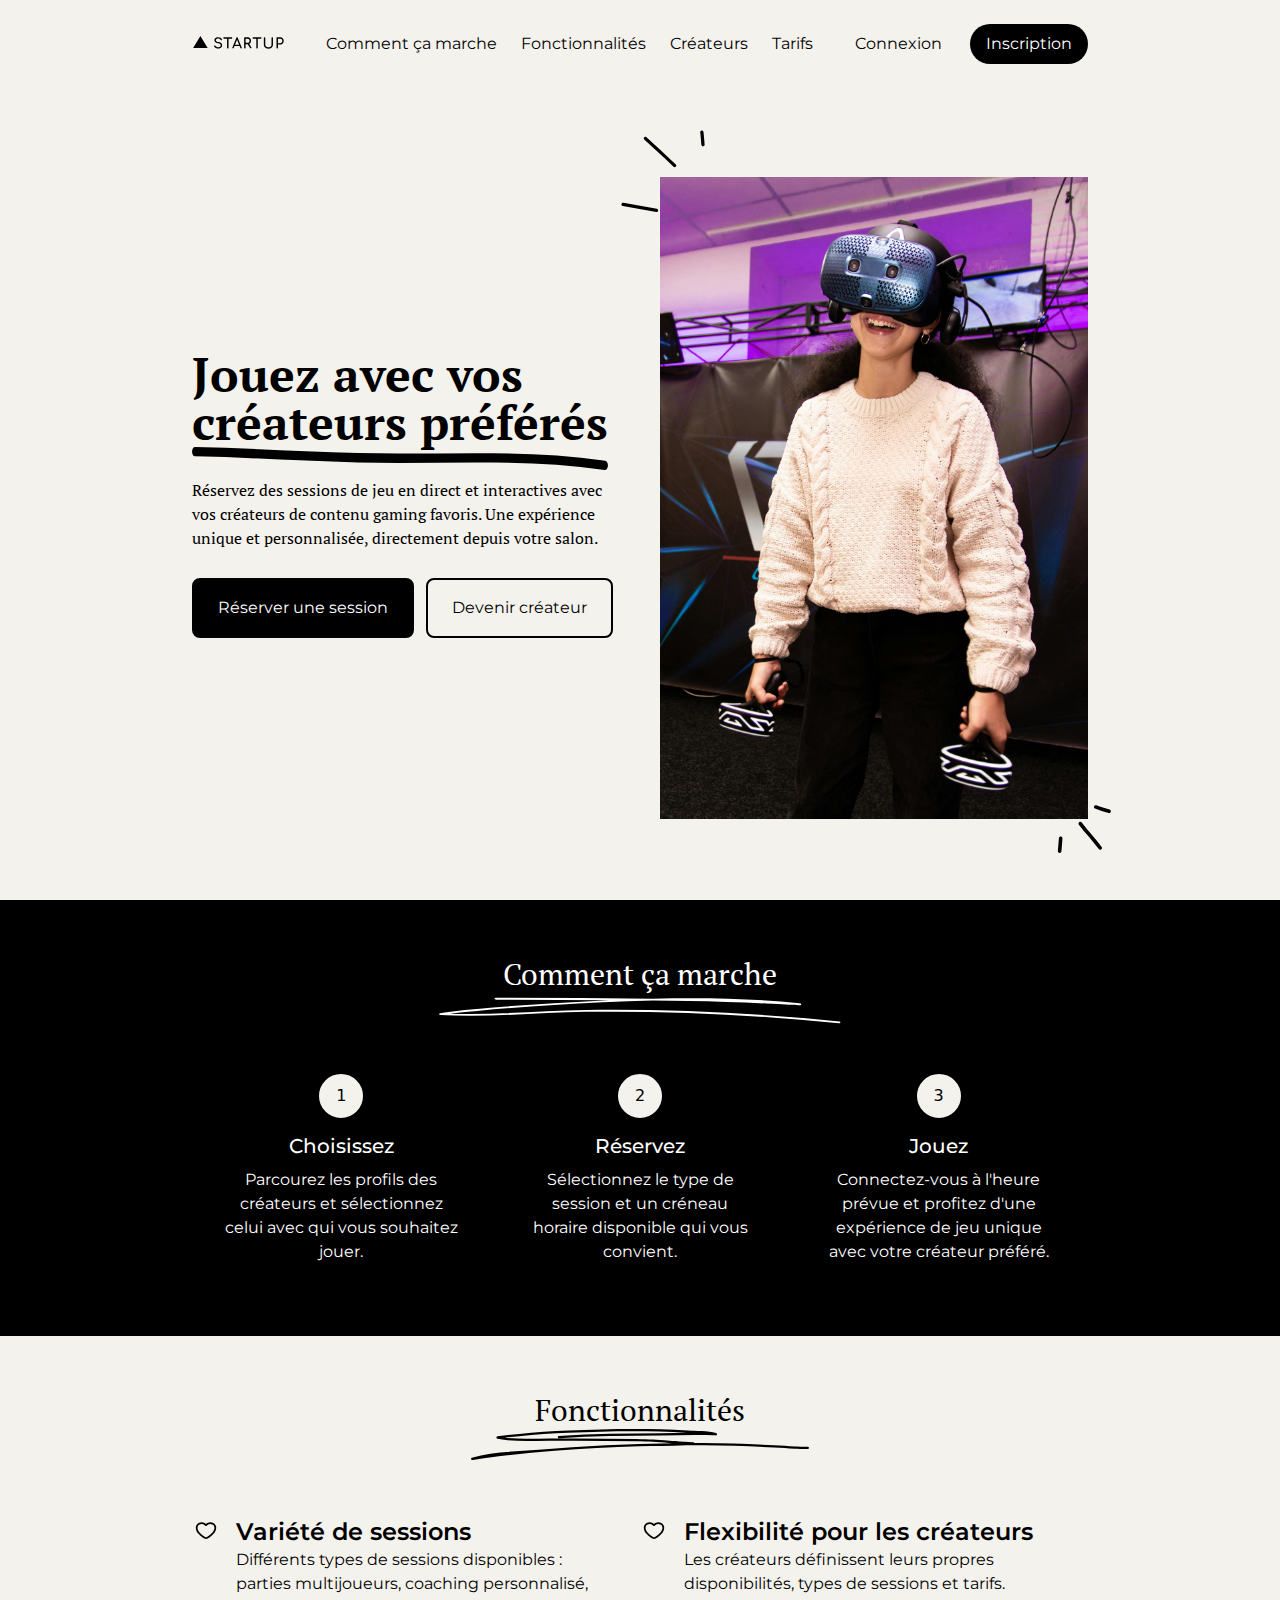
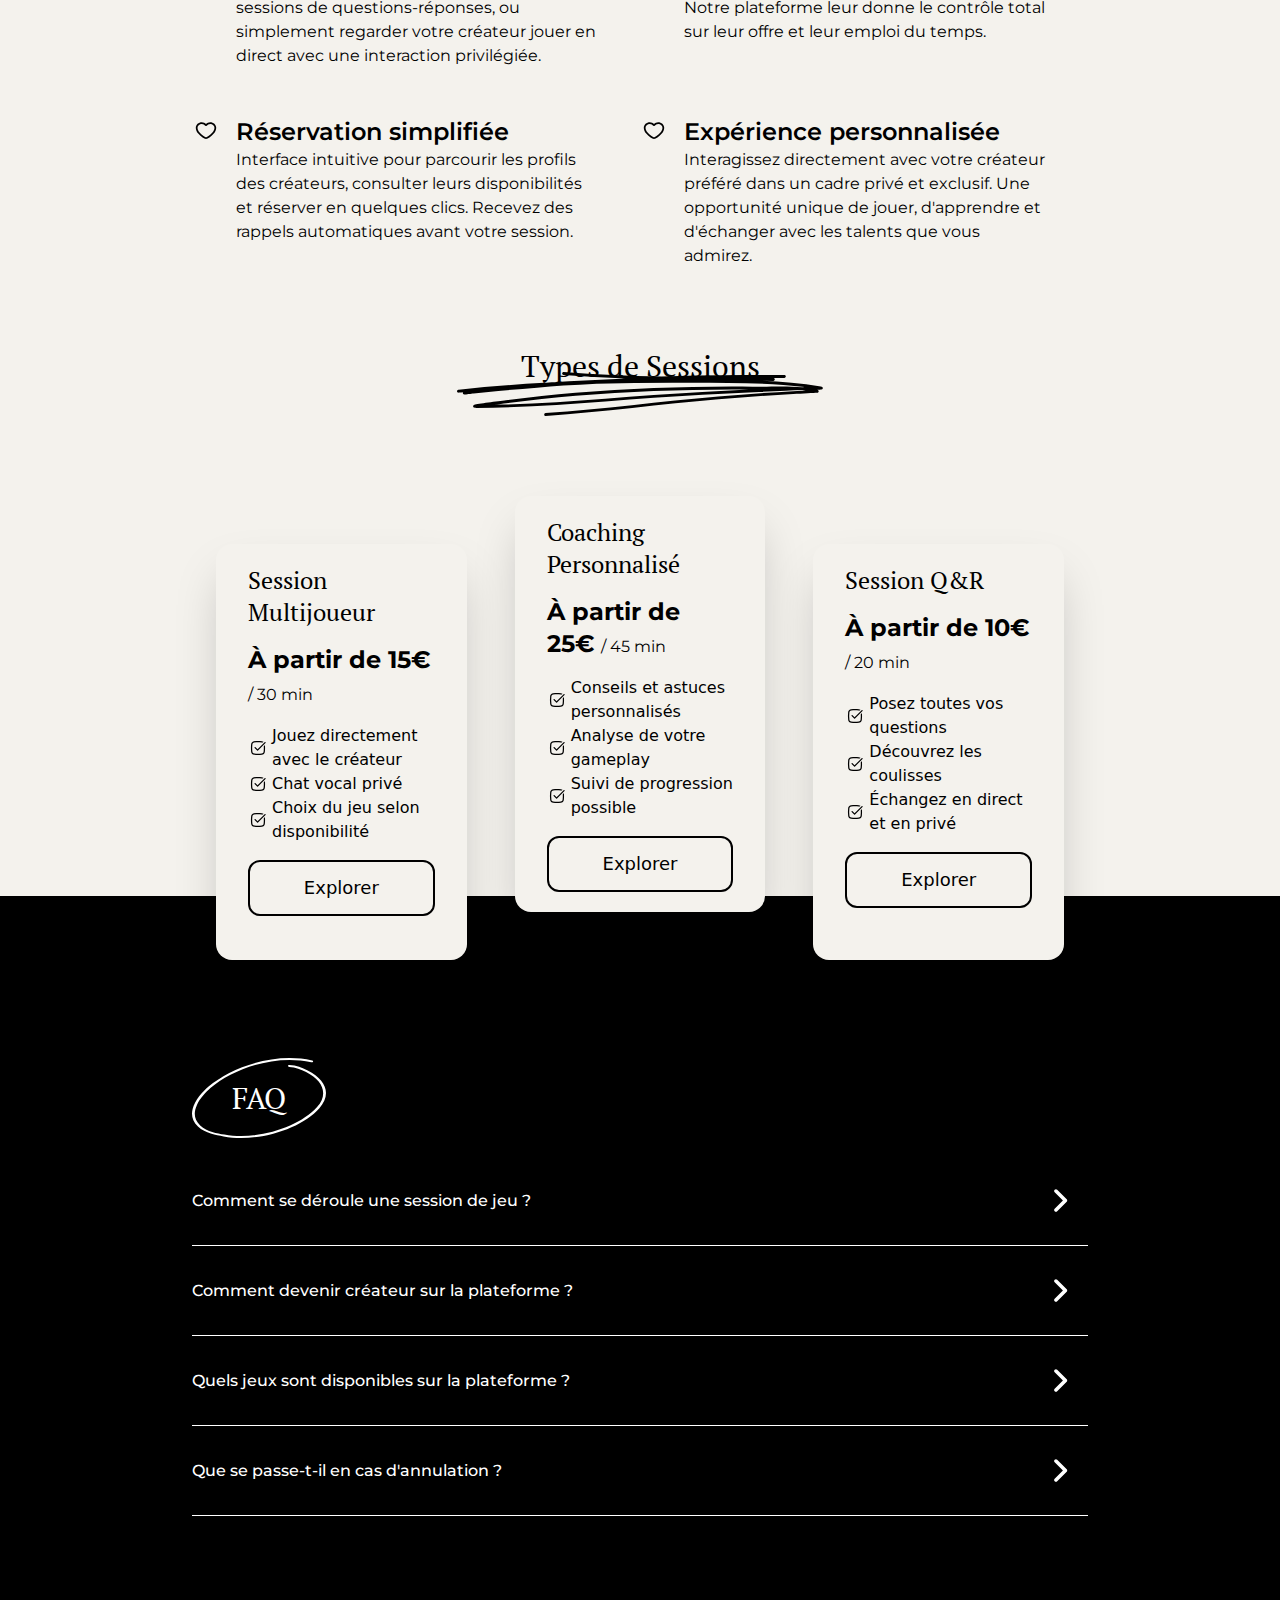
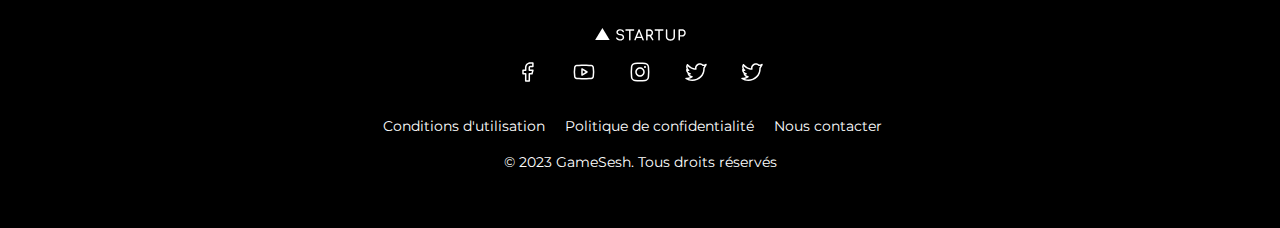
<file: public/index.html>
<!DOCTYPE html>
<html lang="en">

<head>
  <meta charset="UTF-8" />
  <meta name="viewport" content="width=device-width, initial-scale=1.0" />
  <title>GameSesh - Réservez des sessions de jeu avec vos créateurs préférés</title>
  <link rel="stylesheet" href="dist/styles.css" />
  <script src="dist/script.js"></script>
</head>

<body>
  <!-- Navigation -->
  <nav class="fixed flex justify-between py-6 w-full lg:px-48 md:px-12 px-4 content-center bg-secondary z-10">
    <div class="flex items-center">
      <img src='dist/assets/Logo_black.svg' alt="GameSesh Logo" class="h-4" />
    </div>
    <ul class="font-montserrat items-center hidden md:flex">
      <li class="mx-3 ">
        <a class="growing-underline" href="howitworks">
          Comment ça marche
        </a>
      </li>
      <li class="growing-underline mx-3">
        <a href="features">Fonctionnalités</a>
      </li>
      <li class="growing-underline mx-3">
        <a href="creators">Créateurs</a>
      </li>
      <li class="growing-underline mx-3">
        <a href="pricing">Tarifs</a>
      </li>
    </ul>
    <div class="font-montserrat hidden md:block">
      <button class="mr-6">Connexion</button>
      <button class="py-2 px-4 text-white bg-black rounded-3xl">
        Inscription
      </button>
    </div>
    <div id="showMenu" class="md:hidden">
      <img src='dist/assets/logos/Menu.svg' alt="Menu icon" />
    </div>
  </nav>
  <div id='mobileNav' class="hidden px-4 py-6 fixed top-0 left-0 h-full w-full bg-secondary z-20 animate-fade-in-down">
    <div id="hideMenu" class="flex justify-end">
      <img src='dist/assets/logos/Cross.svg' alt="" class="h-16 w-16" />
    </div>
    <ul class="font-montserrat flex flex-col mx-8 my-24 items-center text-3xl">
      <li class="my-6">
        <a href="howitworks">Comment ça marche</a>
      </li>
      <li class="my-6">
        <a href="features">Fonctionnalités</a>
      </li>
      <li class="my-6">
        <a href="creators">Créateurs</a>
      </li>
      <li class="my-6">
        <a href="pricing">Tarifs</a>
      </li>
    </ul>
  </div>

  <!-- Hero -->
  <section
    class="pt-24 md:mt-0 md:h-screen flex flex-col justify-center text-center md:text-left md:flex-row md:justify-between md:items-center lg:px-48 md:px-12 px-4 bg-secondary">
    <div class="md:flex-1 md:mr-10">
      <h1 class="font-pt-serif text-5xl font-bold mb-7">
        Jouez avec vos
        <span class="bg-underline1 bg-left-bottom bg-no-repeat pb-4 bg-100%">
          créateurs préférés
        </span>
      </h1>
      <p class="font-pt-serif font-normal mb-7 mt-8">
        Réservez des sessions de jeu en direct et interactives avec vos créateurs de contenu gaming favoris.
        Une expérience unique et personnalisée, directement depuis votre salon.
      </p>
      <div class="font-montserrat">
        <button class="bg-black px-6 py-4 rounded-lg border-2 border-black border-solid text-white mr-2 mb-2">
          Réserver une session
        </button>
        <button class="px-6 py-4 border-2 border-black border-solid rounded-lg">
          Devenir créateur
        </button>
      </div>
    </div>
    <div class="flex justify-around md:block mt-8 md:mt-0 md:flex-1">
      <div class="relative">
        <img src='dist/assets/Highlight1.svg' alt="" class="absolute -top-16 -left-10" />
      </div>
      <img src='./img/pexels.jpg' alt="gaming" />
      <div class="relative">
        <img src='dist/assets/Highlight2.svg' alt="" class="absolute -bottom-10 -right-6" />
      </div>
    </div>
  </section>

  <!-- How it works -->
  <section class="bg-black text-white sectionSize">
    <div>
      <h2 class="secondaryTitle bg-underline2 bg-100%">Comment ça marche</h2>
    </div>
    <div class="flex flex-col md:flex-row">
      <div class="flex-1 mx-8 flex flex-col items-center my-4">
        <div class="border-2 rounded-full bg-secondary text-black h-12 w-12 flex justify-center items-center mb-3">
          1
        </div>
        <h3 class="font-montserrat font-medium text-xl mb-2">Choisissez</h3>
        <p class="text-center font-montserrat">
          Parcourez les profils des créateurs et sélectionnez celui avec qui vous souhaitez jouer.
        </p>
      </div>
      <div class="flex-1 mx-8 flex flex-col items-center my-4">
        <div class="border-2 rounded-full bg-secondary text-black h-12 w-12 flex justify-center items-center mb-3">
          2
        </div>
        <h3 class="font-montserrat font-medium text-xl mb-2">Réservez</h3>
        <p class="text-center font-montserrat">
          Sélectionnez le type de session et un créneau horaire disponible qui vous convient.
        </p>
      </div>
      <div class="flex-1 mx-8 flex flex-col items-center my-4">
        <div class="border-2 rounded-full bg-secondary text-black h-12 w-12 flex justify-center items-center mb-3">
          3
        </div>
        <h3 class="font-montserrat font-medium text-xl mb-2">Jouez</h3>
        <p class="text-center font-montserrat">
          Connectez-vous à l'heure prévue et profitez d'une expérience de jeu unique avec votre créateur préféré.
        </p>
      </div>
    </div>
  </section>

  <!-- Features -->
  <section class="sectionSize bg-secondary">
    <div>
      <h2 class="secondaryTitle bg-underline3 bg-100%">Fonctionnalités</h2>
    </div>
    <div class="md:grid md:grid-cols-2 md:grid-rows-2">

      <div class="flex items-start font-montserrat my-6 mr-10">
        <img src='dist/assets/logos/Heart.svg' alt='' class="h-7 mr-4" />
        <div>
          <h3 class="font-semibold text-2xl">Variété de sessions</h3>
          <p>
            Différents types de sessions disponibles : parties multijoueurs, coaching personnalisé,
            sessions de questions-réponses, ou simplement regarder votre créateur jouer en direct avec
            une interaction privilégiée.
          </p>
        </div>
      </div>

      <div class="flex items-start font-montserrat my-6 mr-10">
        <img src='dist/assets/logos/Heart.svg' alt='' class="h-7 mr-4" />
        <div>
          <h3 class="font-semibold text-2xl">Flexibilité pour les créateurs</h3>
          <p>
            Les créateurs définissent leurs propres disponibilités, types de sessions et tarifs.
            Notre plateforme leur donne le contrôle total sur leur offre et leur emploi du temps.
          </p>
        </div>
      </div>

      <div class="flex items-start font-montserrat my-6 mr-10">
        <img src='dist/assets/logos/Heart.svg' alt='' class="h-7 mr-4" />
        <div>
          <h3 class="font-semibold text-2xl">Réservation simplifiée</h3>
          <p>
            Interface intuitive pour parcourir les profils des créateurs, consulter leurs disponibilités
            et réserver en quelques clics. Recevez des rappels automatiques avant votre session.
          </p>
        </div>
      </div>

      <div class="flex items-start font-montserrat my-6 mr-10">
        <img src='dist/assets/logos/Heart.svg' alt='' class="h-7 mr-4" />
        <div>
          <h3 class="font-semibold text-2xl">Expérience personnalisée</h3>
          <p>
            Interagissez directement avec votre créateur préféré dans un cadre privé et exclusif.
            Une opportunité unique de jouer, d'apprendre et d'échanger avec les talents que vous admirez.
          </p>
        </div>
      </div>

    </div>
  </section>

  <!-- Types de Sessions -->
  <section class="sectionSize bg-secondary py-0">
    <div>
      <h2 class="secondaryTitle bg-underline4 mb-0 bg-100%">Types de Sessions</h2>
    </div>
    <div class="flex w-full flex-col md:flex-row">

      <div class='flex-1 flex flex-col mx-6 shadow-2xl relative bg-secondary rounded-2xl py-5 px-8 my-8 md:top-24'>
        <h3 class="font-pt-serif font-normal text-2xl mb-4">
          Session Multijoueur
        </h3>
        <div class="font-montserrat font-bold text-2xl mb-4">
          À partir de 15€
          <span class="font-normal text-base"> / 30 min</span>
        </div>

        <div class="flex">
          <img src='dist/assets/logos/CheckedBox.svg' alt="" class="mr-1" />
          <p>Jouez directement avec le créateur</p>
        </div>
        <div class="flex">
          <img src='dist/assets/logos/CheckedBox.svg' alt="" class="mr-1" />
          <p>Chat vocal privé</p>
        </div>
        <div class="flex">
          <img src='dist/assets/logos/CheckedBox.svg' alt="" class="mr-1" />
          <p>Choix du jeu selon disponibilité</p>
        </div>

        <button class=" border-2 border-solid border-black rounded-xl text-lg py-3 mt-4">
          Explorer
        </button>
      </div>

      <div class='flex-1 flex flex-col mx-6 shadow-2xl relative bg-secondary rounded-2xl py-5 px-8 my-8 md:top-12'>
        <h3 class="font-pt-serif font-normal text-2xl mb-4">
          Coaching Personnalisé
        </h3>
        <div class="font-montserrat font-bold text-2xl mb-4">
          À partir de 25€
          <span class="font-normal text-base"> / 45 min</span>
        </div>

        <div class="flex">
          <img src='dist/assets/logos/CheckedBox.svg' alt="" class="mr-1" />
          <p>Conseils et astuces personnalisés</p>
        </div>
        <div class="flex">
          <img src='dist/assets/logos/CheckedBox.svg' alt="" class="mr-1" />
          <p>Analyse de votre gameplay</p>
        </div>
        <div class="flex">
          <img src='dist/assets/logos/CheckedBox.svg' alt="" class="mr-1" />
          <p>Suivi de progression possible</p>
        </div>

        <button class=" border-2 border-solid border-black rounded-xl text-lg py-3 mt-4">
          Explorer
        </button>
      </div>

      <div class='flex-1 flex flex-col mx-6 shadow-2xl relative bg-secondary rounded-2xl py-5 px-8 my-8 md:top-24'>
        <h3 class="font-pt-serif font-normal text-2xl mb-4">
          Session Q&R
        </h3>
        <div class="font-montserrat font-bold text-2xl mb-4">
          À partir de 10€
          <span class="font-normal text-base"> / 20 min</span>
        </div>

        <div class="flex">
          <img src='dist/assets/logos/CheckedBox.svg' alt="" class="mr-1" />
          <p>Posez toutes vos questions</p>
        </div>
        <div class="flex">
          <img src='dist/assets/logos/CheckedBox.svg' alt="" class="mr-1" />
          <p>Découvrez les coulisses</p>
        </div>
        <div class="flex">
          <img src='dist/assets/logos/CheckedBox.svg' alt="" class="mr-1" />
          <p>Échangez en direct et en privé</p>
        </div>

        <button class=" border-2 border-solid border-black rounded-xl text-lg py-3 mt-4">
          Explorer
        </button>
      </div>

    </div>
  </section>

  <!-- FAQ  -->
  <section class="sectionSize items-start pt-8 md:pt-36 bg-black text-white">
    <div>
      <h2 class="secondaryTitle bg-highlight3 p-10 mb-0 bg-center bg-100%">
        FAQ
      </h2>
    </div>

    <div toggleElement class="w-full py-4">
      <div class="flex justify-between items-center">
        <div question class="font-montserrat font-medium mr-auto">
          Comment se déroule une session de jeu ?
        </div>
        <img src='dist/assets/logos/CaretRight.svg' alt="" class="transform transition-transform" />
      </div>
      <div answer class="font-montserrat text-sm font-extralight pb-8 hidden">
        Après votre réservation, vous recevrez un email de confirmation avec les détails de connexion.
        À l'heure prévue, connectez-vous à la plateforme et rejoignez votre créateur pour votre session privée.
        Selon le type de session choisi, vous pourrez jouer ensemble, recevoir des conseils ou simplement discuter.
      </div>
    </div>
    <hr class="w-full bg-white" />

    <div toggleElement class="w-full py-4">
      <div class="flex justify-between items-center">
        <div question class="font-montserrat font-medium mr-auto">
          Comment devenir créateur sur la plateforme ?
        </div>
        <img src='dist/assets/logos/CaretRight.svg' alt="" class="transform transition-transform" />
      </div>
      <div answer class="font-montserrat text-sm font-extralight pb-8 hidden">
        Pour devenir créateur, cliquez sur "Devenir créateur" et remplissez le formulaire d'inscription.
        Notre équipe examinera votre candidature et vous contactera dans les 48 heures.
        Une fois approuvé, vous pourrez configurer votre profil, définir vos disponibilités et commencer à proposer des sessions.
      </div>
    </div>
    <hr class="w-full bg-white" />

    <div toggleElement class="w-full py-4">
      <div class="flex justify-between items-center">
        <div question class="font-montserrat font-medium mr-auto">
          Quels jeux sont disponibles sur la plateforme ?
        </div>
        <img src='dist/assets/logos/CaretRight.svg' alt="" class="transform transition-transform" />
      </div>
      <div answer class="font-montserrat text-sm font-extralight pb-8 hidden">
        Notre plateforme n'impose pas de restrictions sur les jeux. Chaque créateur définit les jeux sur lesquels
        il propose des sessions en fonction de ses compétences et préférences. Vous pouvez filtrer les créateurs
        par jeu pour trouver celui qui correspond à vos intérêts.
      </div>
    </div>
    <hr class="w-full bg-white" />

    <div toggleElement class="w-full py-4">
      <div class="flex justify-between items-center">
        <div question class="font-montserrat font-medium mr-auto">
          Que se passe-t-il en cas d'annulation ?
        </div>
        <img src='dist/assets/logos/CaretRight.svg' alt="" class="transform transition-transform" />
      </div>
      <div answer class="font-montserrat text-sm font-extralight pb-8 hidden">
        Si vous annulez plus de 24h avant la session, vous serez intégralement remboursé. Pour une annulation
        entre 24h et 2h avant, vous recevrez un remboursement de 50%. En cas d'annulation par le créateur,
        vous serez intégralement remboursé et recevrez un code promo pour une prochaine réservation.
      </div>
    </div>
    <hr class="w-full bg-white" />

  </section>

  <!-- Footer -->
  <section class="bg-black sectionSize">
    <div class="mb-4 flex items-center">
      <img src='dist/assets/Logo_white.svg' alt="GameSesh Logo" class="h-4" />
    </div>
    <div class="flex mb-8">
      <a href="#">
        <img src='dist/assets/logos/Facebook.svg' alt="Facebook logo" class="mx-4" />
      </a>
      <a href="#">
        <img src='dist/assets/logos/Youtube.svg' alt="Youtube logo" class="mx-4" />
      </a>
      <a href="#">
        <img src='dist/assets/logos/Instagram.svg' alt="Instagram logo" class="mx-4" />
      </a>
      <a href="#">
        <img src='dist/assets/logos/Twitter.svg' alt="Twitter logo" class="mx-4" />
      </a>
      <a href="#">
        <img src='dist/assets/logos/Twitter.svg' alt="Discord logo" class="mx-4" />
      </a>
    </div>
    <div class="text-white font-montserrat text-sm mb-4">
      <a href="#" class="mr-4">Conditions d'utilisation</a>
      <a href="#" class="mr-4">Politique de confidentialité</a>
      <a href="#" class="mr-4">Nous contacter</a>
    </div>
    <div class="text-white font-montserrat text-sm">
      © 2023 GameSesh. Tous droits réservés
    </div>
  </section>
</body>

</html>
</file>
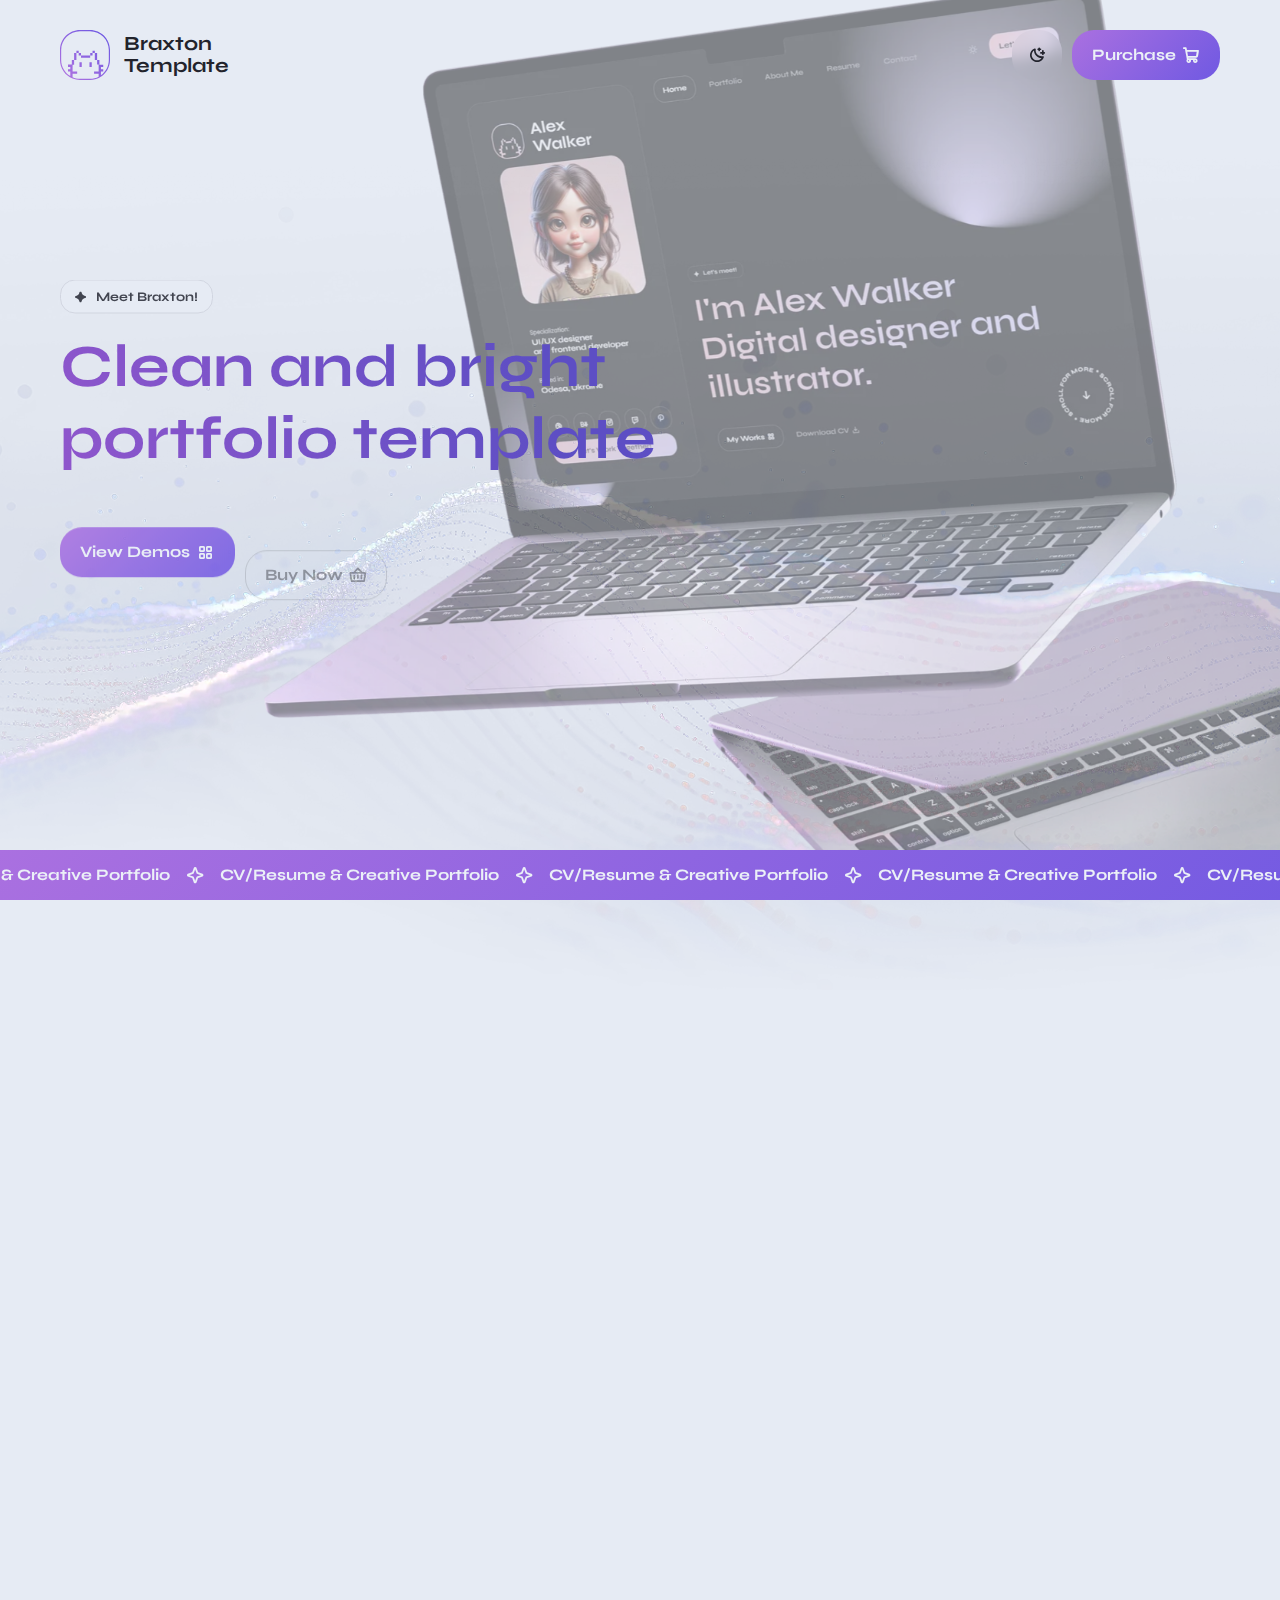
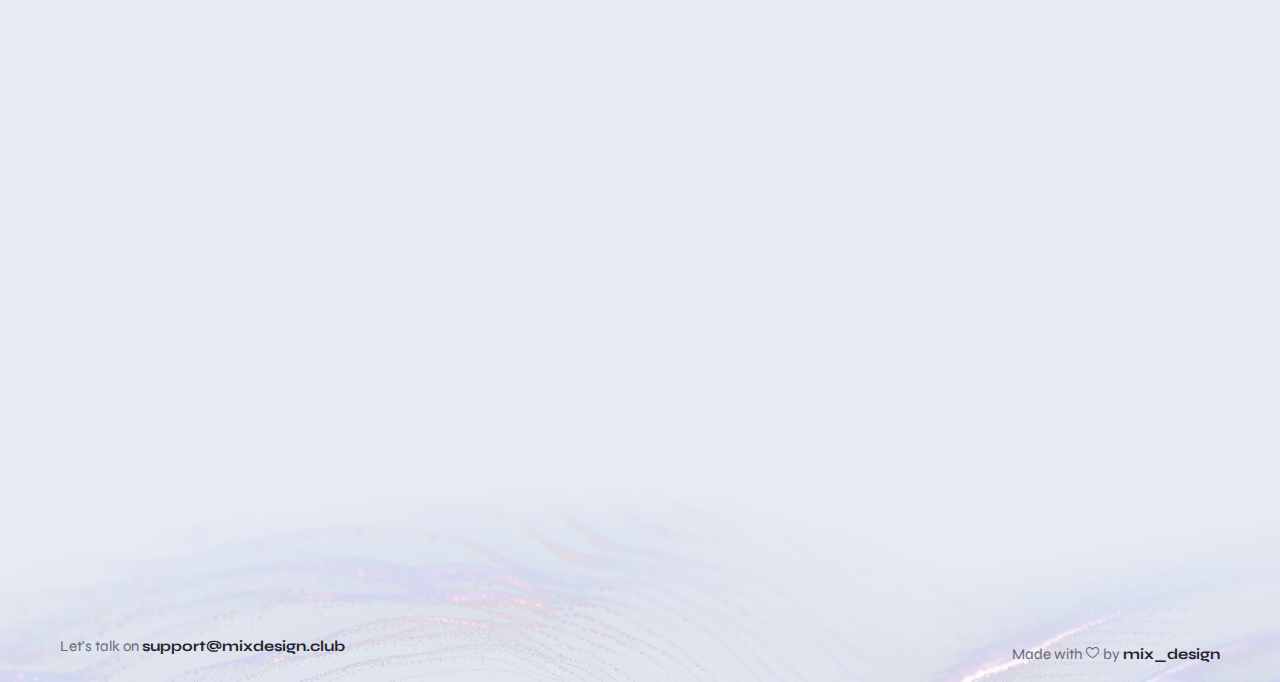
<file: index_du_theme.html>
<!DOCTYPE html>
<html lang="en" dir="ltr">

  <head>
    <meta charset="UTF-8">

    <!-- Page Title -->
    <title>Braxton - Personal Portfolio & Resume HTML Template</title>

    <!-- Meta Tags -->
    <meta name="description" content="Show yourself brightly with Braxton - unique and creative portfolio and resume template!">
    <meta name="keywords" content="mix_design, resume, portfolio, personal page, cv, template, one page, responsive, html5, css3, creative, clean">
    <meta name="author" content="mix_design">

    <!-- Viewport Meta-->
    <meta http-equiv="X-UA-Compatible" content="IE=edge">
    <meta name="viewport" content="width=device-width, initial-scale=1, maximum-scale=1">

    <!-- Template Favicon & Icons Start -->
    <link rel="icon" href="img/favicon/favicon.ico" sizes="any">
    <link rel="icon" href="img/favicon/icon.svg" type="image/svg+xml">
    <link rel="apple-touch-icon" href="img/favicon/apple-touch-icon.png">
    <link rel="manifest" href="img/favicon/manifest.webmanifest">
    <!-- Template Favicon & Icons End -->

    <!-- Facebook Metadata Start -->
    <meta property="og:image:height" content="1200">
    <meta property="og:image:width" content="1200">
    <meta property="og:title" content="Braxton - Personal Portfolio & Resume HTML Template">
    <meta property="og:description" content="Show yourself brightly with Braxton - unique and creative portfolio and resume template!">
    <meta property="og:url" content="https://mixdesign.club/themeforest/braxton">
    <meta property="og:image" content="https://mixdesign.club/themeforest/braxton/img/favicon/og-image.jpg">
    <!-- Facebook Metadata End -->

    <!-- Template Styles Start -->
    <link rel="stylesheet" type="text/css" href="css/plugins-demo.css">
    <link rel="stylesheet" type="text/css" href="css/main-demo.css">
    <!-- Template Styles End -->

    <!-- Custom Mobile Browser Color Start -->
    <meta name="theme-color" media="(prefers-color-scheme: light)" content="#dcdce7">
    <meta name="theme-color" media="(prefers-color-scheme: dark)" content="#111111">
    <meta name="msapplication-navbutton-color" content="#111111">
    <meta name="mobile-web-app-capable" content="yes">
    <meta name="apple-mobile-web-app-status-bar-style" content="black-translucent">
    <!-- Custom Mobile Browser Color End -->
  </head>

  <body class="demo">

    <!-- Loader Start -->
    <div id="loaderDemo" class="demo__loader">
      <div id="loaderContent" class="loader__content">
        <div class="loader__shadow"></div>
        <div class="loader__box"></div>
      </div>
    </div>
    <!-- Loader End -->

    <!-- Image Background Layer Start -->
    <div id="imageBackground" class="image-background" data-speed="0.4"></div>
    <!-- Image Background Layer End -->

    <!-- Top Controls (Button and Color Switcher) Start -->
    <div class="demo__controls d-flex">
      <button id="color-switcher" class="color-switcher btn mobile-horizontal btn-square btn-hover btn-hover-transparent" type="button" role="switch" aria-label="light/dark mode" aria-checked="true"></button>
      <a class="btn mobile-horizontal btn-square-mobile btn-hover btn-hover-accent" href="https://1.envato.market/anoYGQ" target="_blank"><!-- template link here -->
        <span class="btn-caption">Purchase</span>
        <i class="ph-bold ph-shopping-cart"></i>
      </a>
    </div>
    <!-- Top Controls (Button and Color Switcher) End --> 

    <!-- Demo Content Start -->
    <main class="demo__content">

      <!-- Intro Start -->
      <section class="demo__intro">

        <div class="intro__header">
          <div class="header__container">
            <div class="container-fluid p-0">
              <div class="row g-0">
                <div class="col-12">
                  <div class="header__logo">
                    <a class="d-flex justify-content-start align-items-center" href="#0" target="_blank"><!-- template link here -->
                      <div class="logo__image">
                        <svg xmlns="http://www.w3.org/2000/svg" x="0px" y="0px"
                          width="85px" height="85px" viewBox="0 0 85 85" 
                          style="enable-background:new 0 0 85 85;" xml:space="preserve" class="gradient-fill">
                          <style type="text/css">
                            .gradient-fill {
                              fill: url(#gradientFill);
                            }
                          </style>
                          <g>
                            <linearGradient id="gradientFill" gradientUnits="userSpaceOnUse" x1="9.9604" y1="75.0338" x2="75.0387" y2="9.9555">
                              <stop  offset="0" style="stop-color:var(--accent)"/>
                              <stop  offset="1" style="stop-color:var(--secondary)"/>
                            </linearGradient>
                            <path class="gradient-fill" d="M51,0H34C15.2,0,0,15.2,0,34v17c0,14.3,8.9,26.6,21.4,31.6c0,0,0,0,0,0l0,0C25.3,84.1,29.5,85,34,85h17
                              c6,0,11.7-1.6,16.6-4.3c0.1-0.1,0.2-0.1,0.3-0.2C78.1,74.6,85,63.6,85,51V34C85,15.2,69.8,0,51,0z M83,51c0,10.7-5.3,20.2-13.4,26
                              v-2.5v-3.9h3.9v-3.9h-3.9v-3.9h3.9v-3.9h-3.9H67v-3.9V51h-3.9v3.9v3.9h2.6v3.9v3.9v3.9h-3.9h-3.9v3.9h3.9h3.9v3.9v1
                              C61.3,81.7,56.3,83,51,83H34c-4.5,0-8.7-0.9-12.6-2.6v-2v-3.9h3.9h3.9v-3.9h-3.9h-3.9v-3.9v-3.9v-3.9H24v-3.9V51h-3.9v3.9v3.9h-2.6
                              h-3.9v3.9h3.9v3.9h-3.9v3.9h3.9v3.9v3.9C8.2,72.8,2,62.6,2,51V34C2,16.4,16.4,2,34,2h17c17.6,0,32,14.4,32,32V51z M50.1,54.9H54
                              v3.9v3.9h-3.9v-3.9V54.9z M33.1,54.9H37v3.9v3.9h-3.9v-3.9V54.9z M27.9,51H24v-3.9v-3.9v-3.9h3.9v3.9v3.9V51z M31.8,39.3h-3.9v-3.9
                              h3.9V39.3z M31.8,43.2v-3.9h3.9v3.9H31.8z M63.1,47.1V51h-3.9v-3.9v-3.9v-3.9h3.9v3.9V47.1z M35.7,47.1v-3.9h3.9h3.9h3.9h3.9v3.9
                              h-3.9h-3.9h-3.9H35.7z M59.2,39.3h-3.9v-3.9h3.9V39.3z M55.3,43.2h-3.9v-3.9h3.9V43.2z"/>
                          </g>
                        </svg>
                      </div>
                      <div class="logo__caption">
                        <p>Braxton<br>Template</p>
                      </div>
                    </a>
                  </div>
                </div>
              </div>
            </div>
          </div>
        </div>

        <div class="intro__content">
          <div class="headline">
            <p class="headline__subtitle animate-headline">
              <svg xmlns="http://www.w3.org/2000/svg" x="0px" y="0px" width="13px" height="13px" viewBox="0 0 13 13" fill="currentColor">
                <path fill="currentColor" d="M5.6,12.6c-0.5-0.8-0.7-2.4-1.7-3.5c-1-1-2.7-1.2-3.5-1.7C-0.1,7-0.1,6,0.4,5.6c0.8-0.5,2.3-0.6,3.5-1.8
                  C5,2.8,5.1,1.2,5.6,0.4C6-0.1,7-0.1,7.4,0.4c0.5,0.8,0.7,2.4,1.8,3.5c1.2,1.2,2.6,1.2,3.5,1.7c0.6,0.4,0.6,1.4,0,1.7
                  C11.8,7.9,10.2,8,9.1,9.1c-1,1-1.2,2.7-1.7,3.5C7,13.1,6,13.1,5.6,12.6z"/>
              </svg>
              <span>Meet Braxton!</span>
            </p>
            <h1 class="headline__title animate-headline">Clean and bright portfolio template</h1>
            <div class="headline__btnholder d-flex flex-column flex-sm-row">
              <a class="btn mobile-vertical btn-default btn-hover btn-hover-accent animate-headline" href="#live-preview">
                <span class="btn-caption">View Demos</span>
                <i class="ph-bold ph-squares-four"></i>
              </a>
              <a class="btn mobile-vertical btn-default btn-hover btn-hover-outline animate-headline" href="https://1.envato.market/anoYGQ" target="_blank">
                <span class="btn-caption">Buy Now</span>
                <i class="ph-bold ph-basket"></i>
              </a>
            </div>
          </div>
          <div class="promo-image">
            <img src="img/demo/mockup.webp" alt="Braxton">
          </div>
        </div>

        <div class="marquee">
          <div class="marquee__inner">
            <div class="marquee__part">
              CV/Resume & Creative Portfolio
              <div class="star">
                <i class="ph-bold ph-star-four"></i>
              </div>
            </div>
            <div class="marquee__part">
              CV/Resume & Creative Portfolio
              <div class="star">
                <i class="ph-bold ph-star-four"></i>
              </div>
            </div>
            <div class="marquee__part">
              CV/Resume & Creative Portfolio
              <div class="star">
                <i class="ph-bold ph-star-four"></i>
              </div>
            </div>
            <div class="marquee__part">
              CV/Resume & Creative Portfolio
              <div class="star">
                <i class="ph-bold ph-star-four"></i>
              </div>
            </div>
            <div class="marquee__part">
              CV/Resume & Creative Portfolio
              <div class="star">
                <i class="ph-bold ph-star-four"></i>
              </div>
            </div>
            <div class="marquee__part">
              CV/Resume & Creative Portfolio
              <div class="star">
                <i class="ph-bold ph-star-four"></i>
              </div>
            </div>
            <div class="marquee__part">
              CV/Resume & Creative Portfolio
              <div class="star">
                <i class="ph-bold ph-star-four"></i>
              </div>
            </div>
            <div class="marquee__part">
              CV/Resume & Creative Portfolio
              <div class="star">
                <i class="ph-bold ph-star-four"></i>
              </div>
            </div>
            <div class="marquee__part">
              CV/Resume & Creative Portfolio
              <div class="star">
                <i class="ph-bold ph-star-four"></i>
              </div>
            </div>
          </div>
        </div>

      </section>
      <!-- Intro End -->

      <!-- Live Preview Links Start -->
      <div id="live-preview" class="demo__preview">
        <div class="preview__content">
          <div class="container-fluid p-0">
            <div class="row g-0 align-items-stretch">
              <!-- card single item -->
              <div class="col-12 col-md-6 card animate-card-2">
                <div class="card__inner">
                  <a href="index-svg.html" class="card__link" target="_blank">
                    <div class="card__image">
                      <div class="image__container image-01">
                        <img src="img/demo/screens/svg-dark.webp" alt="Preview">
                      </div>
                    </div>
                    <div class="card__caption">
                      <span class="btn btn-line btn-transparent slide-right">
                        <span class="btn-caption">SVG Objects</span>
                        <i class="ph-bold ph-arrow-right"></i>
                      </span>
                    </div>
                  </a>
                </div>
              </div>
              <!-- card single item -->
              <div class="col-12 col-md-6 card animate-card-2">
                <div class="card__inner">
                  <a href="index-image.html" class="card__link" target="_blank">
                    <div class="card__image">
                      <div class="image__container image-02">
                        <img src="img/demo/screens/image-dark.webp" alt="Preview">
                      </div>
                    </div>
                    <div class="card__caption">
                      <span class="btn btn-line btn-transparent slide-right">
                        <span class="btn-caption">Parallax Image</span>
                        <i class="ph-bold ph-arrow-right"></i>
                      </span>
                    </div>
                  </a>
                </div>
              </div>
              <!-- card single item -->
              <div class="col-12 col-md-6 card animate-card-2">
                <div class="card__inner">
                  <a href="index-solid-color.html" class="card__link" target="_blank">
                    <div class="card__image">
                      <div class="image__container image-03">
                        <img src="img/demo/screens/solid-color-dark.webp" alt="Preview">
                      </div>
                    </div>
                    <div class="card__caption">
                      <span class="btn btn-line btn-transparent slide-right">
                        <span class="btn-caption">Solid Color</span>
                        <i class="ph-bold ph-arrow-right"></i>
                      </span>
                    </div>
                  </a>
                </div>
              </div>
              <!-- card single item -->
              <div class="col-12 col-md-6 card animate-card-2">
                <div class="card__inner">
                  <a href="index-gradient.html" class="card__link" target="_blank">
                    <div class="card__image">
                      <div class="image__container image-04">
                        <img src="img/demo/screens/gradient-dark.webp" alt="Preview">
                      </div>
                    </div>
                    <div class="card__caption">
                      <span class="btn btn-line btn-transparent slide-right">
                        <span class="btn-caption">Animated Gradients</span>
                        <i class="ph-bold ph-arrow-right"></i>
                      </span>
                    </div>
                  </a>
                </div>
              </div>
            </div>
          </div>
        </div>
      </div>
      <!-- Live Preview Links End -->

    </main>
    <!-- Demo Content End -->

    <!-- Footer Start -->
    <footer class="demo__footer">
      <div class="footer__content">
        <div class="container-fluid p-0">
          <div class="row g-0">

            <div class="col-12">
              <div class="footer__footercta d-flex flex-column">
                <div class="footercta__logo d-flex justify-content-center animate-in-up">
                  <a href="#0" target="_blank">
                    <svg xmlns="http://www.w3.org/2000/svg" x="0px" y="0px"
                      width="85px" height="85px" viewBox="0 0 85 85" 
                      style="enable-background:new 0 0 85 85;" xml:space="preserve" class="gradient-fill">
                      <style type="text/css">
                        .gradient-fill {
                          fill: url(#gradientFillFooter);
                        }
                      </style>
                      <g>
                        <linearGradient id="gradientFillFooter" gradientUnits="userSpaceOnUse" x1="9.9604" y1="75.0338" x2="75.0387" y2="9.9555">
                          <stop  offset="0" style="stop-color:var(--accent)"/>
                          <stop  offset="1" style="stop-color:var(--secondary)"/>
                        </linearGradient>
                        <path class="gradient-fill" d="M51,0H34C15.2,0,0,15.2,0,34v17c0,14.3,8.9,26.6,21.4,31.6c0,0,0,0,0,0l0,0C25.3,84.1,29.5,85,34,85h17
                          c6,0,11.7-1.6,16.6-4.3c0.1-0.1,0.2-0.1,0.3-0.2C78.1,74.6,85,63.6,85,51V34C85,15.2,69.8,0,51,0z M83,51c0,10.7-5.3,20.2-13.4,26
                          v-2.5v-3.9h3.9v-3.9h-3.9v-3.9h3.9v-3.9h-3.9H67v-3.9V51h-3.9v3.9v3.9h2.6v3.9v3.9v3.9h-3.9h-3.9v3.9h3.9h3.9v3.9v1
                          C61.3,81.7,56.3,83,51,83H34c-4.5,0-8.7-0.9-12.6-2.6v-2v-3.9h3.9h3.9v-3.9h-3.9h-3.9v-3.9v-3.9v-3.9H24v-3.9V51h-3.9v3.9v3.9h-2.6
                          h-3.9v3.9h3.9v3.9h-3.9v3.9h3.9v3.9v3.9C8.2,72.8,2,62.6,2,51V34C2,16.4,16.4,2,34,2h17c17.6,0,32,14.4,32,32V51z M50.1,54.9H54
                          v3.9v3.9h-3.9v-3.9V54.9z M33.1,54.9H37v3.9v3.9h-3.9v-3.9V54.9z M27.9,51H24v-3.9v-3.9v-3.9h3.9v3.9v3.9V51z M31.8,39.3h-3.9v-3.9
                          h3.9V39.3z M31.8,43.2v-3.9h3.9v3.9H31.8z M63.1,47.1V51h-3.9v-3.9v-3.9v-3.9h3.9v3.9V47.1z M35.7,47.1v-3.9h3.9h3.9h3.9h3.9v3.9
                          h-3.9h-3.9h-3.9H35.7z M59.2,39.3h-3.9v-3.9h3.9V39.3z M55.3,43.2h-3.9v-3.9h3.9V43.2z"/>
                      </g>
                    </svg>
                  </a>
                </div>
                <div class="footercta__caption d-flex justify-content-center animate-in-up">
                  <p>Show yourself brightly with Braxton - unique and creative portfolio and resume template!</p>
                </div>
                <div class="footercta__cta animate-in-up">
                  <a class="btn btn-default btn-hover btn-hover-accent" href="https://1.envato.market/anoYGQ" target="_blank"><!-- template link here -->
                    <span class="btn__caption">Purchase Now</span>
                    <i class="ph-bold ph-shopping-cart"></i>
                  </a>
                </div>
              </div>
            </div>

            <div class="col-12">
              <div class="footer__links d-flex flex-column flex-lg-row justify-content-lg-between">

                <p class="additional-text">Let's talk on
                  <a class="text-link-bold" href="mailto:support@mixdesign.club?subject=Message%20from%20template%20demo">support@mixdesign.club</a>
                </p>

                <p class="additional-text">Made with
                  <i class="ph ph-heart"></i>
                   by
                  <a class="text-link-bold" href="https://1.envato.market/EKA9WD" target="_blank">mix_design</a>
                </p>

              </div>
            </div>

          </div>
        </div>
      </div>
    </footer>
    <!-- Footer End -->

    <!-- To Top Button Start -->
    <a href="#0" id="to-top" class="to-top btn btn-square btn-hover btn-hover-outline">
      <i class="ph-bold ph-arrow-up"></i>
    </a>
    <!-- To Top Button End -->
 
    <!-- Load Scripts Start -->
    <script src="js/demo/libsdemo.min.js"></script>
    <script src="js/demo/demo.js"></script>
    <!-- Load Scripts End -->
    
  </body>

</html>
</file>
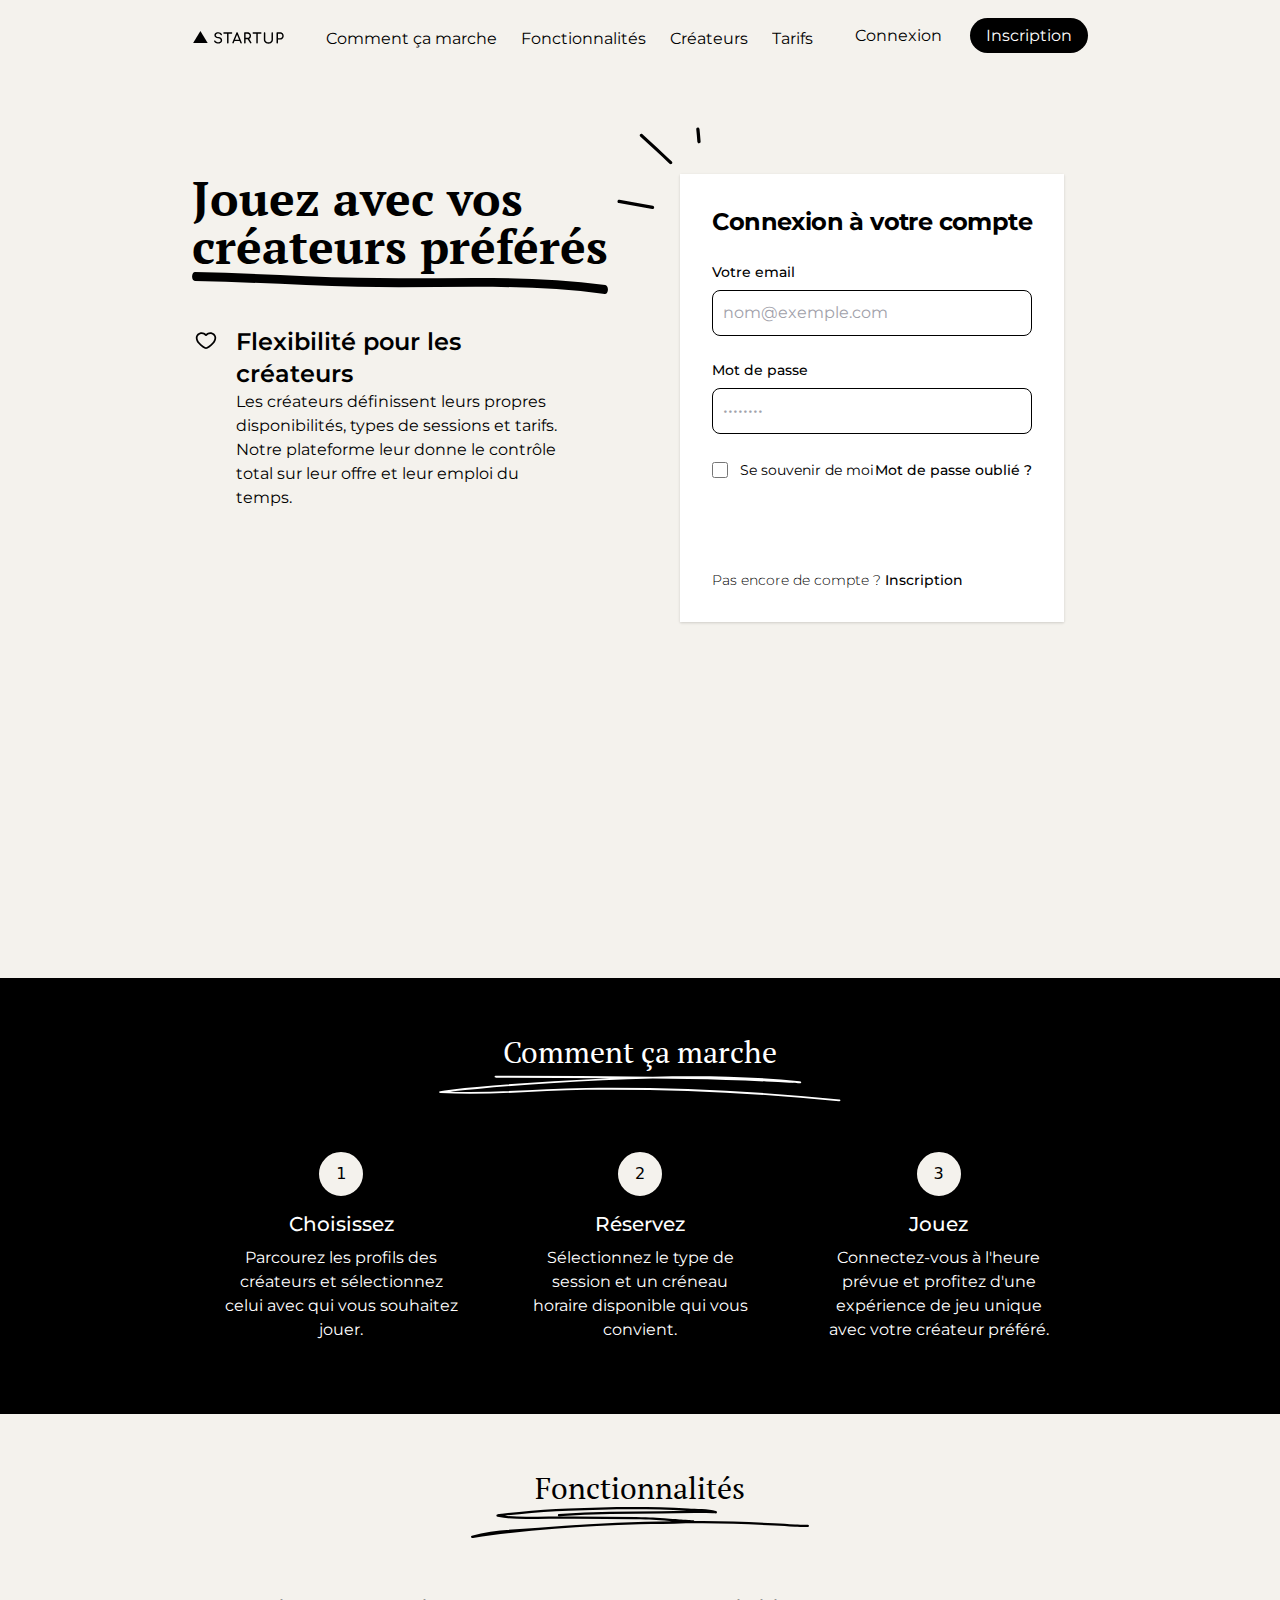
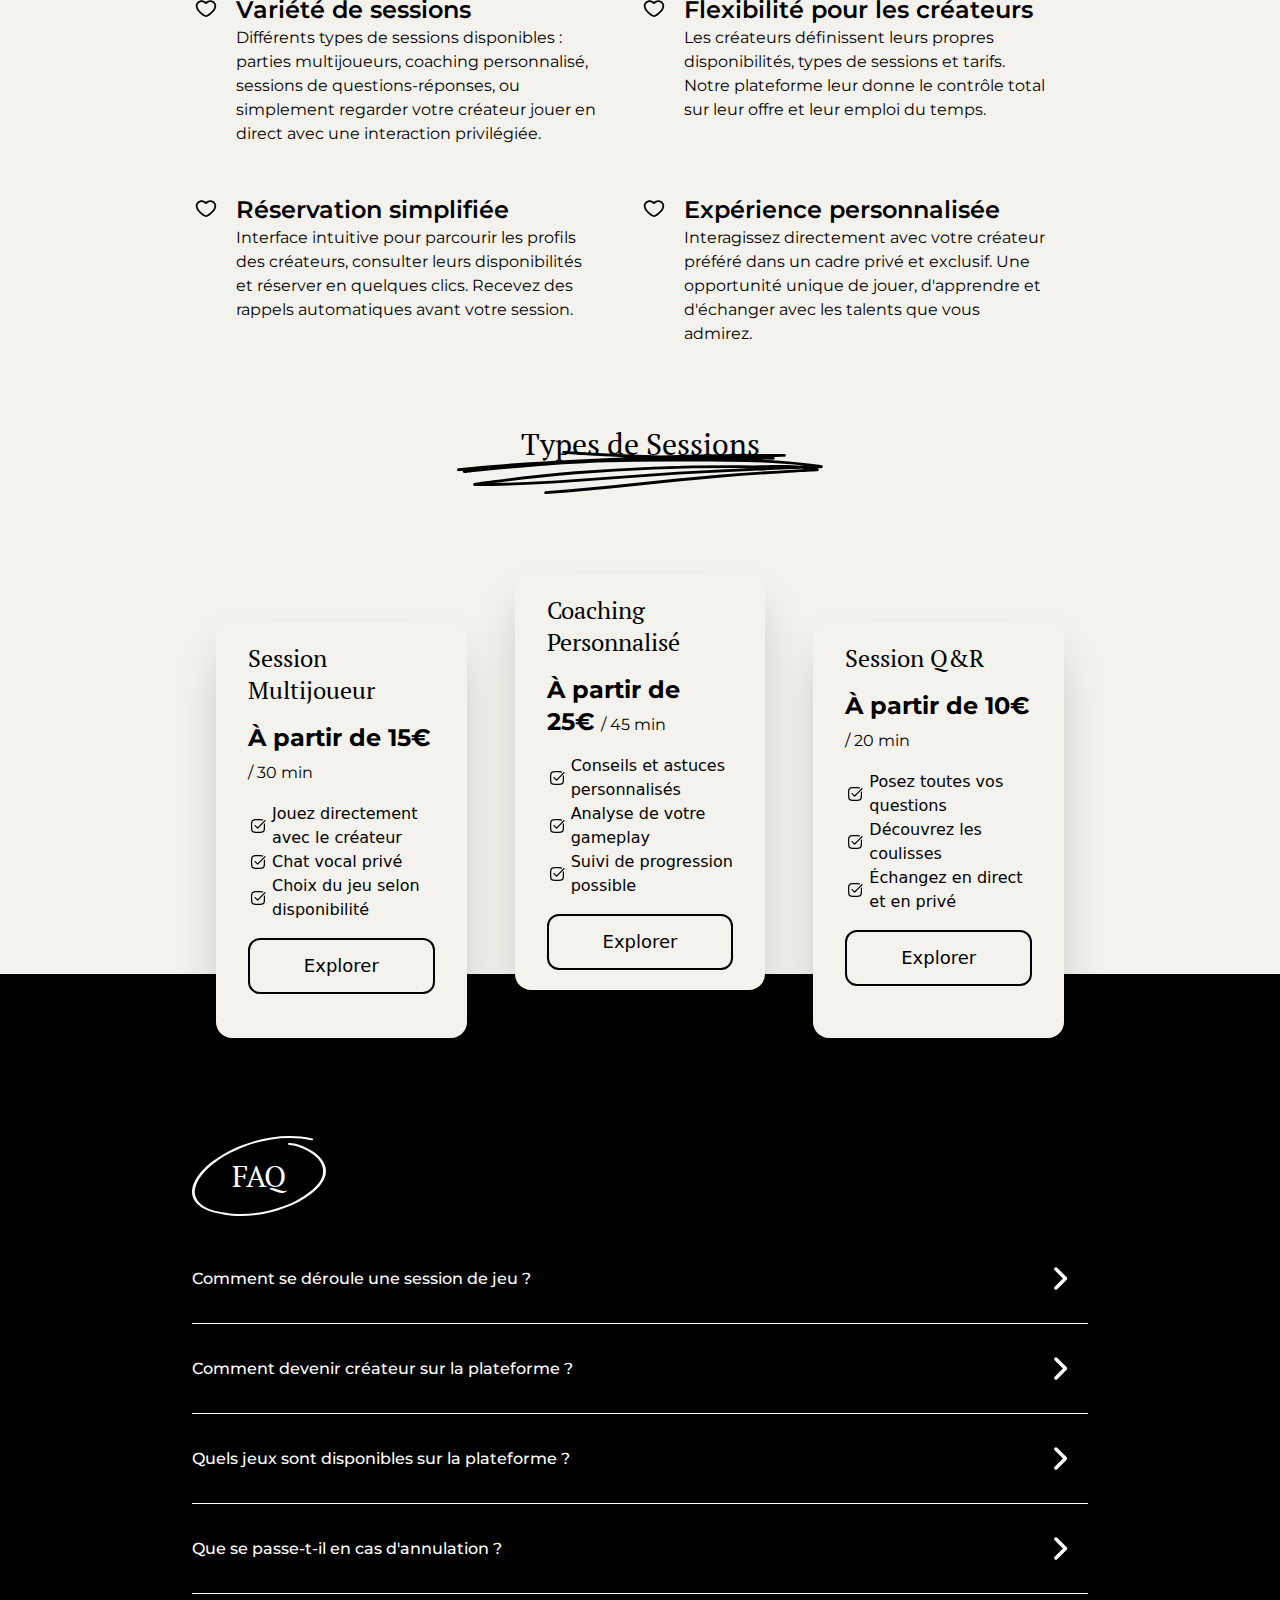
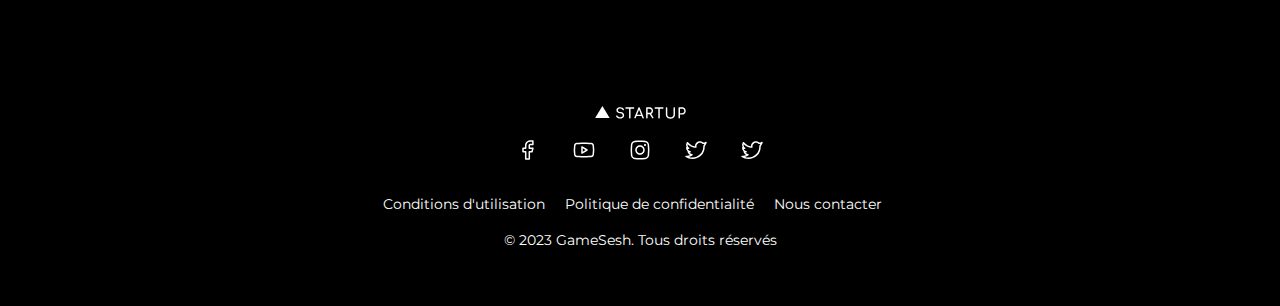
<file: public/login.html>
<!DOCTYPE html>
<html lang="en">

<head>
  <meta charset="UTF-8" />
  <meta name="viewport" content="width=device-width, initial-scale=1.0" />
  <title>GameSesh - Réservez des sessions de jeu avec vos créateurs préférés</title>
  <link rel="stylesheet" href="dist/styles.css" />
  <script src="dist/script.js"></script>
</head>

<body>
  <!-- Navigation -->
  <nav class="fixed lg:static flex justify-between py-6 w-full lg:px-48 md:px-12 px-4 content-center bg-secondary z-10">
    <div class="flex items-center">
      <img src='dist/assets/Logo_black.svg' alt="GameSesh Logo" class="h-4" />
    </div>
    <ul class="font-montserrat items-center hidden md:flex">
      <li class="mx-3 ">
        <a class="growing-underline" href="howitworks">
          Comment ça marche
        </a>
      </li>
      <li class="growing-underline mx-3">
        <a href="features">Fonctionnalités</a>
      </li>
      <li class="growing-underline mx-3">
        <a href="creators">Créateurs</a>
      </li>
      <li class="growing-underline mx-3">
        <a href="pricing">Tarifs</a>
      </li>
    </ul>
    <div class="font-montserrat hidden md:block">
      <a href="login.html" class="mr-6">Connexion</a>
      <a href="signup.html" class="py-2 px-4 text-white bg-black rounded-3xl">
        Inscription
      </a>
    </div>
    <div id="showMenu" class="md:hidden">
      <img src='dist/assets/logos/Menu.svg' alt="Menu icon" />
    </div>
  </nav>
  <div id='mobileNav' class="hidden px-4 py-6 fixed top-0 left-0 h-full w-full bg-secondary z-20 animate-fade-in-down">
    <div id="hideMenu" class="flex justify-end">
      <img src='dist/assets/logos/Cross.svg' alt="" class="h-16 w-16" />
    </div>
    <ul class="font-montserrat flex flex-col mx-8 my-24 items-center text-3xl">
      <li class="my-6">
        <a href="howitworks">Comment ça marche</a>
      </li>
      <li class="my-6">
        <a href="features">Fonctionnalités</a>
      </li>
      <li class="my-6">
        <a href="creators">Créateurs</a>
      </li>
      <li class="my-6">
        <a href="pricing">Tarifs</a>
      </li>
    </ul>
  </div>


  <!-- Hero -->
  <section
    class="pt-24 md:mt-0 md:h-screen flex flex-col justify-center  items-center md:items-start md:text-left md:flex-row md:justify-between lg:px-48 md:px-12 px-4 bg-secondary">

    <!-- title -->
 <div class="md:flex-1 md:mr-10">
      <h1 class="font-pt-serif text-5xl font-bold mb-7">
        Jouez avec vos
        <span class="bg-underline1 bg-left-bottom bg-no-repeat pb-4 bg-100%">
          créateurs préférés
        </span>
      </h1>
      <!-- <p class="font-pt-serif font-normal mb-7 mt-8">
        Réservez des sessions de jeu en direct et interactives avec vos créateurs de contenu gaming favoris.
        Une expérience unique et personnalisée, directement depuis votre salon.
      </p> -->

      <div class="flex items-start font-montserrat mt-14 my-6 mr-10">
        <img src='dist/assets/logos/Heart.svg' alt='' class="h-7 mr-4" />
        <div>
          <h3 class="font-semibold text-2xl">Flexibilité pour les créateurs</h3>
          <p>
            Les créateurs définissent leurs propres disponibilités, types de sessions et tarifs.
            Notre plateforme leur donne le contrôle total sur leur offre et leur emploi du temps.
          </p>
        </div>
      </div>


    </div>
    <!-- title -->



<!-- form start -->

<section class="bg-gray-50 dark:bg-gray-900 font-montserrat ">
  <div class="relative">

    <!-- image icone  -->
        <img src='dist/assets/Highlight1.svg' alt="" class="absolute -top-16 -left-10" />
      </div>

      <!-- image icone -->

  <div class="flex flex-col items-center  px-6 py-8 mx-auto md:h-screen lg:py-0">

      <div class="w-full bg-white  shadow dark:border md:mt-0 sm:max-w-md xl:p-0 dark:bg-gray-800 dark:border-gray-700">
          <div class="p-6 space-y-4 md:space-y-6 sm:p-8">
              <h1 class="text-xl font-bold leading-tight tracking-tight text-gray-900 md:text-2xl dark:text-white">
                  Connexion à votre compte
              </h1>
              <form class="space-y-4 md:space-y-6" action="#">
                  <div>
                      <label for="email" class="block mb-2 text-sm font-medium text-gray-900 dark:text-white">Votre email</label>
                      <input type="email" name="email" id="email" class="bg-gray-50 border border-gray-300 text-gray-900 rounded-lg focus:ring-primary-600 focus:border-primary-600 block w-full p-2.5 dark:bg-gray-700 dark:border-gray-600 dark:placeholder-gray-400 dark:text-white dark:focus:ring-blue-500 dark:focus:border-blue-500" placeholder="nom@exemple.com" required="">
                  </div>
                  <div>
                      <label for="password" class="block mb-2 text-sm font-medium text-gray-900 dark:text-white">Mot de passe</label>
                      <input type="password" name="password" id="password" placeholder="••••••••" class="bg-gray-50 border border-gray-300 text-gray-900 rounded-lg focus:ring-primary-600 focus:border-primary-600 block w-full p-2.5 dark:bg-gray-700 dark:border-gray-600 dark:placeholder-gray-400 dark:text-white dark:focus:ring-blue-500 dark:focus:border-blue-500" required="">
                  </div>
                  <div class="flex items-center justify-between">
                      <div class="flex items-start">
                          <div class="flex items-center h-5">
                            <input id="remember" aria-describedby="remember" type="checkbox" class="w-4 h-4 border border-gray-300 rounded bg-gray-50 focus:ring-3 focus:ring-primary-300 dark:bg-gray-700 dark:border-gray-600 dark:focus:ring-primary-600 dark:ring-offset-gray-800" required="">
                          </div>
                          <div class="ml-3 text-sm">
                            <label for="remember" class="text-gray-500 dark:text-gray-300">Se souvenir de moi</label>
                          </div>
                      </div>

                      <div>
                          <a href="#" class="text-sm font-medium text-primary-600 hover:underline dark:text-primary-500">Mot de passe oublié ?</a>
                      </div>
                      
                  </div>
                  <button type="submit" class="w-full text-white bg-primary-600 hover:bg-primary-700 focus:ring-4 focus:outline-none focus:ring-primary-300 font-medium rounded-lg text-sm px-5 py-2.5 text-center dark:bg-primary-600 dark:hover:bg-primary-700 dark:focus:ring-primary-800">Se connecter</button>
                  <p class="text-sm font-light text-gray-500 dark:text-gray-400">
                      Pas encore de compte ? <a href="#" class="font-medium text-primary-600 hover:underline dark:text-primary-500">Inscription</a>
                  </p>
              </form>
          </div>
      </div>
  </div>
</section>
    <!-- form end -->

    </div>
    <!-- image -->
   <!--  <div class="flex justify-around md:block mt-8 md:mt-0 md:flex-1">
      <div class="relative">
        <img src='dist/assets/Highlight1.svg' alt="" class="absolute -top-16 -left-10" />
      </div>
      <img src='./img/pexels.jpg' alt="gaming" />
      <div class="relative">
        <img src='dist/assets/Highlight2.svg' alt="" class="absolute -bottom-10 -right-6" />
      </div>
    </div> -->

    <!-- image -->

  </section>

  <!-- How it works -->
  <section class="bg-black text-white sectionSize">
    <div>
      <h2 class="secondaryTitle bg-underline2 bg-100%">Comment ça marche</h2>
    </div>
    <div class="flex flex-col md:flex-row">
      <div class="flex-1 mx-8 flex flex-col items-center my-4">
        <div class="border-2 rounded-full bg-secondary text-black h-12 w-12 flex justify-center items-center mb-3">
          1
        </div>
        <h3 class="font-montserrat font-medium text-xl mb-2">Choisissez</h3>
        <p class="text-center font-montserrat">
          Parcourez les profils des créateurs et sélectionnez celui avec qui vous souhaitez jouer.
        </p>
      </div>
      <div class="flex-1 mx-8 flex flex-col items-center my-4">
        <div class="border-2 rounded-full bg-secondary text-black h-12 w-12 flex justify-center items-center mb-3">
          2
        </div>
        <h3 class="font-montserrat font-medium text-xl mb-2">Réservez</h3>
        <p class="text-center font-montserrat">
          Sélectionnez le type de session et un créneau horaire disponible qui vous convient.
        </p>
      </div>
      <div class="flex-1 mx-8 flex flex-col items-center my-4">
        <div class="border-2 rounded-full bg-secondary text-black h-12 w-12 flex justify-center items-center mb-3">
          3
        </div>
        <h3 class="font-montserrat font-medium text-xl mb-2">Jouez</h3>
        <p class="text-center font-montserrat">
          Connectez-vous à l'heure prévue et profitez d'une expérience de jeu unique avec votre créateur préféré.
        </p>
      </div>
    </div>
  </section>

  <!-- Features -->
  <section class="sectionSize bg-secondary">
    <div>
      <h2 class="secondaryTitle bg-underline3 bg-100%">Fonctionnalités</h2>
    </div>
    <div class="md:grid md:grid-cols-2 md:grid-rows-2">

      <div class="flex items-start font-montserrat my-6 mr-10">
        <img src='dist/assets/logos/Heart.svg' alt='' class="h-7 mr-4" />
        <div>
          <h3 class="font-semibold text-2xl">Variété de sessions</h3>
          <p>
            Différents types de sessions disponibles : parties multijoueurs, coaching personnalisé,
            sessions de questions-réponses, ou simplement regarder votre créateur jouer en direct avec
            une interaction privilégiée.
          </p>
        </div>
      </div>

      <div class="flex items-start font-montserrat my-6 mr-10">
        <img src='dist/assets/logos/Heart.svg' alt='' class="h-7 mr-4" />
        <div>
          <h3 class="font-semibold text-2xl">Flexibilité pour les créateurs</h3>
          <p>
            Les créateurs définissent leurs propres disponibilités, types de sessions et tarifs.
            Notre plateforme leur donne le contrôle total sur leur offre et leur emploi du temps.
          </p>
        </div>
      </div>

      <div class="flex items-start font-montserrat my-6 mr-10">
        <img src='dist/assets/logos/Heart.svg' alt='' class="h-7 mr-4" />
        <div>
          <h3 class="font-semibold text-2xl">Réservation simplifiée</h3>
          <p>
            Interface intuitive pour parcourir les profils des créateurs, consulter leurs disponibilités
            et réserver en quelques clics. Recevez des rappels automatiques avant votre session.
          </p>
        </div>
      </div>

      <div class="flex items-start font-montserrat my-6 mr-10">
        <img src='dist/assets/logos/Heart.svg' alt='' class="h-7 mr-4" />
        <div>
          <h3 class="font-semibold text-2xl">Expérience personnalisée</h3>
          <p>
            Interagissez directement avec votre créateur préféré dans un cadre privé et exclusif.
            Une opportunité unique de jouer, d'apprendre et d'échanger avec les talents que vous admirez.
          </p>
        </div>
      </div>

    </div>
  </section>

  <!-- Types de Sessions -->
  <section class="sectionSize bg-secondary py-0">
    <div>
      <h2 class="secondaryTitle bg-underline4 mb-0 bg-100%">Types de Sessions</h2>
    </div>
    <div class="flex w-full flex-col md:flex-row">

      <div class='flex-1 flex flex-col mx-6 shadow-2xl relative bg-secondary rounded-2xl py-5 px-8 my-8 md:top-24'>
        <h3 class="font-pt-serif font-normal text-2xl mb-4">
          Session Multijoueur
        </h3>
        <div class="font-montserrat font-bold text-2xl mb-4">
          À partir de 15€
          <span class="font-normal text-base"> / 30 min</span>
        </div>

        <div class="flex">
          <img src='dist/assets/logos/CheckedBox.svg' alt="" class="mr-1" />
          <p>Jouez directement avec le créateur</p>
        </div>
        <div class="flex">
          <img src='dist/assets/logos/CheckedBox.svg' alt="" class="mr-1" />
          <p>Chat vocal privé</p>
        </div>
        <div class="flex">
          <img src='dist/assets/logos/CheckedBox.svg' alt="" class="mr-1" />
          <p>Choix du jeu selon disponibilité</p>
        </div>

        <button class=" border-2 border-solid border-black rounded-xl text-lg py-3 mt-4">
          Explorer
        </button>
      </div>

      <div class='flex-1 flex flex-col mx-6 shadow-2xl relative bg-secondary rounded-2xl py-5 px-8 my-8 md:top-12'>
        <h3 class="font-pt-serif font-normal text-2xl mb-4">
          Coaching Personnalisé
        </h3>
        <div class="font-montserrat font-bold text-2xl mb-4">
          À partir de 25€
          <span class="font-normal text-base"> / 45 min</span>
        </div>

        <div class="flex">
          <img src='dist/assets/logos/CheckedBox.svg' alt="" class="mr-1" />
          <p>Conseils et astuces personnalisés</p>
        </div>
        <div class="flex">
          <img src='dist/assets/logos/CheckedBox.svg' alt="" class="mr-1" />
          <p>Analyse de votre gameplay</p>
        </div>
        <div class="flex">
          <img src='dist/assets/logos/CheckedBox.svg' alt="" class="mr-1" />
          <p>Suivi de progression possible</p>
        </div>

        <button class=" border-2 border-solid border-black rounded-xl text-lg py-3 mt-4">
          Explorer
        </button>
      </div>

      <div class='flex-1 flex flex-col mx-6 shadow-2xl relative bg-secondary rounded-2xl py-5 px-8 my-8 md:top-24'>
        <h3 class="font-pt-serif font-normal text-2xl mb-4">
          Session Q&R
        </h3>
        <div class="font-montserrat font-bold text-2xl mb-4">
          À partir de 10€
          <span class="font-normal text-base"> / 20 min</span>
        </div>

        <div class="flex">
          <img src='dist/assets/logos/CheckedBox.svg' alt="" class="mr-1" />
          <p>Posez toutes vos questions</p>
        </div>
        <div class="flex">
          <img src='dist/assets/logos/CheckedBox.svg' alt="" class="mr-1" />
          <p>Découvrez les coulisses</p>
        </div>
        <div class="flex">
          <img src='dist/assets/logos/CheckedBox.svg' alt="" class="mr-1" />
          <p>Échangez en direct et en privé</p>
        </div>

        <button class=" border-2 border-solid border-black rounded-xl text-lg py-3 mt-4">
          Explorer
        </button>
      </div>

    </div>
  </section>

  <!-- FAQ  -->
  <section class="sectionSize items-start pt-8 md:pt-36 bg-black text-white">
    <div>
      <h2 class="secondaryTitle bg-highlight3 p-10 mb-0 bg-center bg-100%">
        FAQ
      </h2>
    </div>

    <div toggleElement class="w-full py-4">
      <div class="flex justify-between items-center">
        <div question class="font-montserrat font-medium mr-auto">
          Comment se déroule une session de jeu ?
        </div>
        <img src='dist/assets/logos/CaretRight.svg' alt="" class="transform transition-transform" />
      </div>
      <div answer class="font-montserrat text-sm font-extralight pb-8 hidden">
        Après votre réservation, vous recevrez un email de confirmation avec les détails de connexion.
        À l'heure prévue, connectez-vous à la plateforme et rejoignez votre créateur pour votre session privée.
        Selon le type de session choisi, vous pourrez jouer ensemble, recevoir des conseils ou simplement discuter.
      </div>
    </div>
    <hr class="w-full bg-white" />

    <div toggleElement class="w-full py-4">
      <div class="flex justify-between items-center">
        <div question class="font-montserrat font-medium mr-auto">
          Comment devenir créateur sur la plateforme ?
        </div>
        <img src='dist/assets/logos/CaretRight.svg' alt="" class="transform transition-transform" />
      </div>
      <div answer class="font-montserrat text-sm font-extralight pb-8 hidden">
        Pour devenir créateur, cliquez sur "Devenir créateur" et remplissez le formulaire d'inscription.
        Notre équipe examinera votre candidature et vous contactera dans les 48 heures.
        Une fois approuvé, vous pourrez configurer votre profil, définir vos disponibilités et commencer à proposer des sessions.
      </div>
    </div>
    <hr class="w-full bg-white" />

    <div toggleElement class="w-full py-4">
      <div class="flex justify-between items-center">
        <div question class="font-montserrat font-medium mr-auto">
          Quels jeux sont disponibles sur la plateforme ?
        </div>
        <img src='dist/assets/logos/CaretRight.svg' alt="" class="transform transition-transform" />
      </div>
      <div answer class="font-montserrat text-sm font-extralight pb-8 hidden">
        Notre plateforme n'impose pas de restrictions sur les jeux. Chaque créateur définit les jeux sur lesquels
        il propose des sessions en fonction de ses compétences et préférences. Vous pouvez filtrer les créateurs
        par jeu pour trouver celui qui correspond à vos intérêts.
      </div>
    </div>
    <hr class="w-full bg-white" />

    <div toggleElement class="w-full py-4">
      <div class="flex justify-between items-center">
        <div question class="font-montserrat font-medium mr-auto">
          Que se passe-t-il en cas d'annulation ?
        </div>
        <img src='dist/assets/logos/CaretRight.svg' alt="" class="transform transition-transform" />
      </div>
      <div answer class="font-montserrat text-sm font-extralight pb-8 hidden">
        Si vous annulez plus de 24h avant la session, vous serez intégralement remboursé. Pour une annulation
        entre 24h et 2h avant, vous recevrez un remboursement de 50%. En cas d'annulation par le créateur,
        vous serez intégralement remboursé et recevrez un code promo pour une prochaine réservation.
      </div>
    </div>
    <hr class="w-full bg-white" />

  </section>

  <!-- Footer -->
  <section class="bg-black sectionSize">
    <div class="mb-4 flex items-center">
      <img src='dist/assets/Logo_white.svg' alt="GameSesh Logo" class="h-4" />
    </div>
    <div class="flex mb-8">
      <a href="#">
        <img src='dist/assets/logos/Facebook.svg' alt="Facebook logo" class="mx-4" />
      </a>
      <a href="#">
        <img src='dist/assets/logos/Youtube.svg' alt="Youtube logo" class="mx-4" />
      </a>
      <a href="#">
        <img src='dist/assets/logos/Instagram.svg' alt="Instagram logo" class="mx-4" />
      </a>
      <a href="#">
        <img src='dist/assets/logos/Twitter.svg' alt="Twitter logo" class="mx-4" />
      </a>
      <a href="#">
        <img src='dist/assets/logos/Twitter.svg' alt="Discord logo" class="mx-4" />
      </a>
    </div>
    <div class="text-white font-montserrat text-sm mb-4">
      <a href="#" class="mr-4">Conditions d'utilisation</a>
      <a href="#" class="mr-4">Politique de confidentialité</a>
      <a href="#" class="mr-4">Nous contacter</a>
    </div>
    <div class="text-white font-montserrat text-sm">
      © 2023 GameSesh. Tous droits réservés
    </div>
  </section>
</body>

</html>
</file>
<file: css/main-demo.css>
/*! ------------------------------------------------
 * Project Name: Name: Braxton - Personal Portfolio & Resume HTML Template
 * Project Description: Show yourself brightly with Braxton - unique and creative portfolio and resume template!
 * Tags: mix_design, resume, portfolio, personal page, cv, template, one page, responsive, html5, css3, creative, clean 
 * Version: 1.0.1
 * Build Date: March 2024
 * Last Update: April 2025
 * This product is available exclusively on Themeforest
 * Author: mix_design
 * Author URI: https://themeforest.net/user/mix_design */
/*! File name: main-demo.css
 * ------------------------------------------------
 *
 * ------------------------------------------------
 * Table of Contents
 * ------------------------------------------------
 *  01. Fonts
 *  02. Loader
 *  03. Basic Styles
 *  04. Animations
 *  05. Elements
 *  06. Blocks
 * ------------------------------------------------
 * Table of Contents End
 * ------------------------------------------------ */
/* ------------------------------------------------*/
/* Fonts Start */
/* ------------------------------------------------*/
/* Syne font */
@import url("https://fonts.googleapis.com/css2?family=Syne:wght@400..800&display=swap");
/* ------------------------------------------------*/
/* Fonts End */
/* ------------------------------------------------*/
/* ------------------------------------------------*/
/* Variables Start */
/* ------------------------------------------------*/
:root {
  --_size: 1.6rem;
  --_font-default: "Syne", sans-serif;
  --_font-accent: "Syne", sans-serif;
  --_radius-s: 1.5rem;
  --_radius-m: 2.2rem;
  --_radius-l: 3rem;
  --_radius-xl: 3.6rem;
  --_animspeed-fast: 0.1s;
  --_animspeed-medium: 0.3s;
  --_animspeed-slow: 0.6s;
  --_animbezier: cubic-bezier(0.23, 0.65, 0.74, 1.09);
  /* light color scheme */
  --base--light: #e6ebf4;
  --base-tint--light: #ebf0f7;
  --base-shade--light: #bdc1c8;
  --accent--light: #aa70e0;
  --secondary--light: #7059e2;
  --secondary-rgba--light: rgba(112,89,226,0.3);
  --stroke-controls--light: #a8b0c1;
  --stroke-controls-neutral--light: rgba(0,0,0,0.3);
  --stroke-elements--light: #d1d5e0;
  --t-bright--light: #22232c;
  --t-medium--light: #424550;
  --t-muted--light: #666a79;
  --t-accent--light: #8f56cc;
  --t-secondary--light: #5d4ec4;
  --t-disabled--light: #717586;
  --t-placeholder--light: #969bb2;
  --base-opp--light: #111111;
  --t-opp-bright--light: #ebf0f7;
  --t-opp-medium--light: #C7C6D3;
  --t-opp-muted--light: #A1A1AF;
  --gradient-one--light: #CEC4EF;
  --gradient-two--light: #f5c5cd;
  --gradient-three--light: #ac8fe3;
  /* dark color scheme */
  --base--dark: #111111;
  --base-tint--dark: #161616;
  --base-shade--dark: #000000;
  --accent--dark: #E4B8BF;
  --secondary--dark: #CEC4EF;
  --secondary-rgba--dark: rgba(206,196,239,0.2);
  --stroke-controls--dark: #4B4B51;
  --stroke-controls-neutral--dark: rgba(255,255,255,0.3);
  --stroke-elements--dark: #303033;
  --t-bright--dark: #e9e9f1;
  --t-medium--dark: #C7C6D3;
  --t-muted--dark: #A1A1AF;
  --t-accent--dark: #E1BAC5;
  --t-secondary--dark: #CEC4EF;
  --t-disabled--dark: #8B8A91;
  --t-placeholder--dark: #58585E;
  --base-opp--dark: #fafafa;
  --t-opp-bright--dark: #121319;
  --t-opp-medium--dark: #626577;
  --t-opp-muted--dark: #717586;
  --gradient-one--dark: #a287d5;
  --gradient-two--dark: #E4B8BF;
  --gradient-three--dark: #8b6bc5;
  /* permanent colors */
  --per-base: #111111;
  --per-base-tint: #212121;
  --per-stroke-controls: rgba(255,255,255,0.4);
  --t-per-bright-light: #ffffff;
  --t-per-medium-light: #f2f2f2;
  --t-per-muted-light: #C7C6D3;
  --t-per-bright-dark: #27293b;
  --t-per-medium-dark: #626577;
  --t-per-muted-dark: #717586;
}
@media only screen and (min-width: 1600px) {
  :root {
    --_radius-s: 1.7rem;
    --_radius-m: 2.6rem;
  }
}

/* defaults */
@media (prefers-color-scheme: light) {
  :root {
    --base: var(--base--light);
    --base-tint: var(--base-tint--light);
    --base-shade: var(--base-shade--light);
    --accent: var(--accent--light);
    --secondary: var(--secondary--light);
    --secondary-rgba: var(--secondary-rgba--light);
    --stroke-controls: var(--stroke-controls--light);
    --stroke-controls-neutral: var(--stroke-controls-neutral--light);
    --stroke-elements: var(--stroke-elements--light);
    --t-bright: var(--t-bright--light);
    --t-medium: var(--t-medium--light);
    --t-muted: var(--t-muted--light);
    --t-accent: var(--t-accent--light);
    --t-secondary: var(--t-secondary--light);
    --t-disabled: var(--t-disabled--light);
    --t-placeholder: var(--t-placeholder--light);
    --base-opp: var(--base-opp--light);
    --t-opp-bright: var(--t-opp-bright--light);
    --t-opp-medium: var(--t-opp-medium--light);
    --t-opp-muted: var(--t-opp-muted--light);
    --gradient-one: var(--gradient-one--light);
    --gradient-two: var(--gradient-two--light);
    --gradient-three: var(--gradient-three--light);
  }
}
@media (prefers-color-scheme: dark) {
  :root {
    --base: var(--base--dark);
    --base-tint: var(--base-tint--dark);
    --base-shade: var(--base-shade--dark);
    --accent: var(--accent--dark);
    --secondary: var(--secondary--dark);
    --secondary-rgba: var(--secondary-rgba--dark);
    --stroke-controls: var(--stroke-controls--dark);
    --stroke-controls-neutral: var(--stroke-controls-neutral--dark);
    --stroke-elements: var(--stroke-elements--dark);
    --t-bright: var(--t-bright--dark);
    --t-medium: var(--t-medium--dark);
    --t-muted: var(--t-muted--dark);
    --t-accent: var(--t-accent--dark);
    --t-secondary: var(--t-secondary--dark);
    --t-disabled: var(--t-disabled--dark);
    --t-placeholder: var(--t-placeholder--dark);
    --base-opp: var(--base-opp--dark);
    --t-opp-bright: var(--t-opp-bright--dark);
    --t-opp-medium: var(--t-opp-medium--dark);
    --t-opp-muted: var(--t-opp-muted--dark);
    --gradient-one: var(--gradient-one--dark);
    --gradient-two: var(--gradient-two--dark);
    --gradient-three: var(--gradient-three--dark);
  }
}
[color-scheme=light] {
  --base: var(--base--light);
  --base-tint: var(--base-tint--light);
  --base-shade: var(--base-shade--light);
  --accent: var(--accent--light);
  --secondary: var(--secondary--light);
  --secondary-rgba: var(--secondary-rgba--light);
  --stroke-controls: var(--stroke-controls--light);
  --stroke-controls-neutral: var(--stroke-controls-neutral--light);
  --stroke-elements: var(--stroke-elements--light);
  --t-bright: var(--t-bright--light);
  --t-medium: var(--t-medium--light);
  --t-muted: var(--t-muted--light);
  --t-accent: var(--t-accent--light);
  --t-secondary: var(--t-secondary--light);
  --t-disabled: var(--t-disabled--light);
  --t-placeholder: var(--t-placeholder--light);
  --base-opp: var(--base-opp--light);
  --t-opp-bright: var(--t-opp-bright--light);
  --t-opp-medium: var(--t-opp-medium--light);
  --t-opp-muted: var(--t-opp-muted--light);
  --gradient-one: var(--gradient-one--light);
  --gradient-two: var(--gradient-two--light);
  --gradient-three: var(--gradient-three--light);
}

[color-scheme=dark] {
  --base: var(--base--dark);
  --base-tint: var(--base-tint--dark);
  --base-shade: var(--base-shade--dark);
  --accent: var(--accent--dark);
  --secondary: var(--secondary--dark);
  --secondary-rgba: var(--secondary-rgba--dark);
  --stroke-controls: var(--stroke-controls--dark);
  --stroke-controls-neutral: var(--stroke-controls-neutral--dark);
  --stroke-elements: var(--stroke-elements--dark);
  --t-bright: var(--t-bright--dark);
  --t-medium: var(--t-medium--dark);
  --t-muted: var(--t-muted--dark);
  --t-accent: var(--t-accent--dark);
  --t-secondary: var(--t-secondary--dark);
  --t-disabled: var(--t-disabled--dark);
  --t-placeholder: var(--t-placeholder--dark);
  --base-opp: var(--base-opp--dark);
  --t-opp-bright: var(--t-opp-bright--dark);
  --t-opp-medium: var(--t-opp-medium--dark);
  --t-opp-muted: var(--t-opp-muted--dark);
  --gradient-one: var(--gradient-one--dark);
  --gradient-two: var(--gradient-two--dark);
  --gradient-three: var(--gradient-three--dark);
}

/* ------------------------------------------------*/
/* Variables End */
/* ------------------------------------------------*/
/* ------------------------------------------------*/
/* Loader Start */
/* ------------------------------------------------*/
.demo__loader {
  position: fixed;
  top: 0;
  right: 0;
  bottom: 0;
  left: 0;
  z-index: 9999;
  background-color: var(--base-tint);
  opacity: 1;
  visibility: visible;
  -webkit-transition: all var(--_animspeed-slow) ease-in-out;
  -moz-transition: all var(--_animspeed-slow) ease-in-out;
  transition: all var(--_animspeed-slow) ease-in-out;
}
.demo__loader.loaded {
  background-color: var(--base);
  opacity: 0;
  visibility: hidden;
}

.loader__content {
  position: absolute;
  left: 50%;
  top: 50%;
  bottom: auto;
  right: auto;
  -webkit-transform: translateX(-50%) translateY(-50%);
     -moz-transform: translateX(-50%) translateY(-50%);
      -ms-transform: translateX(-50%) translateY(-50%);
          transform: translateX(-50%) translateY(-50%);
  width: 40px;
  height: 60px;
  -webkit-transition: opacity var(--_animspeed-medium) ease-in-out;
  -moz-transition: opacity var(--_animspeed-medium) ease-in-out;
  transition: opacity var(--_animspeed-medium) ease-in-out;
  opacity: 1;
}
.loader__content.fade-out {
  opacity: 0;
}

.loader__box {
  width: 40px;
  height: 40px;
  background: var(--accent);
  background: -moz-linear-gradient(315deg, var(--accent) 0%, var(--secondary) 100%);
  background: linear-gradient(135deg, var(--accent) 0%, var(--secondary) 100%);
  -webkit-animation: jump 0.5s linear infinite;
     -moz-animation: jump 0.5s linear infinite;
          animation: jump 0.5s linear infinite;
  -moz-border-radius: 10px;
       border-radius: 10px;
}

@-webkit-keyframes jump {
  17% {
    border-bottom-right-radius: 10px;
  }
  25% {
    -webkit-transform: translateY(9px) rotate(22.5deg);
            transform: translateY(9px) rotate(22.5deg);
  }
  50% {
    -webkit-transform: translateY(18px) scale(1, 0.9) rotate(45deg);
            transform: translateY(18px) scale(1, 0.9) rotate(45deg);
    border-bottom-right-radius: 40px;
  }
  75% {
    -webkit-transform: translateY(9px) rotate(67.5deg);
            transform: translateY(9px) rotate(67.5deg);
  }
  100% {
    -webkit-transform: translateY(0) rotate(90deg);
            transform: translateY(0) rotate(90deg);
  }
}

@-moz-keyframes jump {
  17% {
    -moz-border-radius-bottomright: 10px;
         border-bottom-right-radius: 10px;
  }
  25% {
    -moz-transform: translateY(9px) rotate(22.5deg);
         transform: translateY(9px) rotate(22.5deg);
  }
  50% {
    -moz-transform: translateY(18px) scale(1, 0.9) rotate(45deg);
         transform: translateY(18px) scale(1, 0.9) rotate(45deg);
    -moz-border-radius-bottomright: 40px;
         border-bottom-right-radius: 40px;
  }
  75% {
    -moz-transform: translateY(9px) rotate(67.5deg);
         transform: translateY(9px) rotate(67.5deg);
  }
  100% {
    -moz-transform: translateY(0) rotate(90deg);
         transform: translateY(0) rotate(90deg);
  }
}

@keyframes jump {
  17% {
    -moz-border-radius-bottomright: 10px;
         border-bottom-right-radius: 10px;
  }
  25% {
    -webkit-transform: translateY(9px) rotate(22.5deg);
       -moz-transform: translateY(9px) rotate(22.5deg);
            transform: translateY(9px) rotate(22.5deg);
  }
  50% {
    -webkit-transform: translateY(18px) scale(1, 0.9) rotate(45deg);
       -moz-transform: translateY(18px) scale(1, 0.9) rotate(45deg);
            transform: translateY(18px) scale(1, 0.9) rotate(45deg);
    -moz-border-radius-bottomright: 40px;
         border-bottom-right-radius: 40px;
  }
  75% {
    -webkit-transform: translateY(9px) rotate(67.5deg);
       -moz-transform: translateY(9px) rotate(67.5deg);
            transform: translateY(9px) rotate(67.5deg);
  }
  100% {
    -webkit-transform: translateY(0) rotate(90deg);
       -moz-transform: translateY(0) rotate(90deg);
            transform: translateY(0) rotate(90deg);
  }
}
.loader__shadow {
  width: 40px;
  height: 5px;
  background-color: var(--base-shade);
  position: absolute;
  top: 49px;
  left: 0;
  -moz-border-radius: 50%;
       border-radius: 50%;
  -webkit-animation: shadow 0.5s linear infinite;
     -moz-animation: shadow 0.5s linear infinite;
          animation: shadow 0.5s linear infinite;
}

@-webkit-keyframes shadow {
  50% {
    -webkit-transform: scale(1.2, 1);
            transform: scale(1.2, 1);
  }
}

@-moz-keyframes shadow {
  50% {
    -moz-transform: scale(1.2, 1);
         transform: scale(1.2, 1);
  }
}

@keyframes shadow {
  50% {
    -webkit-transform: scale(1.2, 1);
       -moz-transform: scale(1.2, 1);
            transform: scale(1.2, 1);
  }
}
/* ------------------------------------------------*/
/* Loader End */
/* ------------------------------------------------*/
/* ------------------------------------------------*/
/* Basic Styles Start */
/* ------------------------------------------------*/
:root {
  /* light color scheme */
  --glass-bg--light: rgba(112,89,226,0.08);
  --glass-stroke-top--light: rgba(255,255,255,0.4);
  --glass-stroke-bottom--light: rgba(255,255,255,0.36);
  --glass-filter--light: drop-shadow(0 0 55px rgb(74 38 188 / 0.25));
  --bg-image-one--light: url(../img/demo/screens/svg-light.webp);
  --bg-image-two--light: url(../img/demo/screens/image-light.webp);
  --bg-image-three--light: url(../img/demo/screens/solid-color-light.webp);
  --bg-image-four--light: url(../img/demo/screens/gradient-light.webp);
  /* dark color scheme */
  --glass-bg--dark: rgba(255,255,255,0.02);
  --glass-stroke-top--dark: rgba(255,255,255,0.08);
  --glass-stroke-bottom--dark: rgba(255,255,255,0.05);
  --glass-filter--dark: drop-shadow(0 0 55px rgb(137 102 221 / 0.15));
  --bg-image-one--dark: url(../img/demo/screens/svg-dark.webp);
  --bg-image-two--dark: url(../img/demo/screens/image-dark.webp);
  --bg-image-three--dark: url(../img/demo/screens/solid-color-dark.webp);
  --bg-image-four--dark: url(../img/demo/screens/gradient-dark.webp);
}

@media (prefers-color-scheme: light) {
  :root {
    --glass-bg: var(--glass-bg--light);
    --glass-stroke-top: var(--glass-stroke-top--light);
    --glass-stroke-bottom: var(--glass-stroke-bottom--light);
    --glass-filter: var(--glass-filter--light);
    --bg-image-one: var(--bg-image-one--light);
    --bg-image-two: var(--bg-image-two--light);
    --bg-image-three: var(--bg-image-three--light);
    --bg-image-four: var(--bg-image-four--light);
  }
}
@media (prefers-color-scheme: dark) {
  :root {
    --glass-bg: var(--glass-bg--dark);
    --glass-stroke-top: var(--glass-stroke-top--dark);
    --glass-stroke-bottom: var(--glass-stroke-bottom--dark);
    --glass-filter: var(--glass-filter--dark);
    --bg-image-one: var(--bg-image-one--dark);
    --bg-image-two: var(--bg-image-two--dark);
    --bg-image-three: var(--bg-image-three--dark);
    --bg-image-four: var(--bg-image-four--dark);
  }
}
[color-scheme=light] {
  --glass-bg: var(--glass-bg--light);
  --glass-stroke-top: var(--glass-stroke-top--light);
  --glass-stroke-bottom: var(--glass-stroke-bottom--light);
  --glass-filter: var(--glass-filter--light);
  --bg-image-one: var(--bg-image-one--light);
  --bg-image-two: var(--bg-image-two--light);
  --bg-image-three: var(--bg-image-three--light);
  --bg-image-four: var(--bg-image-four--light);
}

[color-scheme=dark] {
  --glass-bg: var(--glass-bg--dark);
  --glass-stroke-top: var(--glass-stroke-top--dark);
  --glass-stroke-bottom: var(--glass-stroke-bottom--dark);
  --glass-filter: var(--glass-filter--dark);
  --bg-image-one: var(--bg-image-one--dark);
  --bg-image-two: var(--bg-image-two--dark);
  --bg-image-three: var(--bg-image-three--dark);
  --bg-image-four: var(--bg-image-four--dark);
}

*, *::before, *::after {
  -webkit-box-sizing: border-box;
     -moz-box-sizing: border-box;
          box-sizing: border-box;
}

button:active, button:focus {
  outline: none !important;
}

button::-moz-focus-inner {
  border: 0 !important;
}

input::-moz-focus-inner {
  border: 0 !important;
}

a:focus,
button:focus,
input:focus,
textarea:focus {
  -webkit-tap-highlight-color: transparent;
}

input,
textarea,
button,
select,
a {
  -webkit-tap-highlight-color: transparent;
}

::-moz-selection {
  background-color: var(--secondary-rgba);
  color: var(--t-bright);
  text-shadow: none;
}

::selection {
  background-color: var(--secondary-rgba);
  color: var(--t-bright);
  text-shadow: none;
}

::-webkit-scrollbar {
  display: none;
  width: 5px;
  background: var(--base-shade);
}
@media only screen and (min-width: 768px) {
  ::-webkit-scrollbar {
    display: block;
  }
}

::-webkit-scrollbar-track {
  background-color: var(--base-shade);
}

::-webkit-scrollbar-thumb {
  background-color: var(--secondary);
  background: -webkit-gradient(linear, left top, left bottom, from(var(--accent)), to(var(--secondary)));
  background: linear-gradient(to bottom, var(--accent) 0%, var(--secondary) 100%);
  border-radius: 10px;
}

html {
  width: 100%;
  height: 100%;
  font-family: sans-serif;
  font-size: 62.5%;
  -webkit-font-smoothing: antialiased;
  -moz-osx-font-smoothing: grayscale;
}

body {
  position: relative;
  min-width: 360px;
  overflow-x: hidden !important;
  font: normal 400 var(--_size)/1.4 var(--_font-default);
  text-rendering: optimizeLegibility;
  background-color: var(--base);
  color: var(--t-medium);
}

section {
  position: relative;
  min-width: 360px;
}

a {
  text-decoration: none;
  outline: 0;
  -webkit-tap-highlight-color: rgba(0, 0, 0, 0);
  -webkit-transition: all var(--_animspeed-medium) var(--_animbezier);
  -moz-transition: all var(--_animspeed-medium) var(--_animbezier);
  transition: all var(--_animspeed-medium) var(--_animbezier);
}

img {
  display: block;
  width: 100%;
  height: auto;
}

.overflow-hidden {
  overflow: hidden !important;
}

/* ------------------------------------------------*/
/* Basic Styles End */
/* ------------------------------------------------*/
/* ------------------------------------------------*/
/* Animations Start */
/* ------------------------------------------------*/
.image-background {
  position: absolute;
  top: 0;
  left: 0;
  width: 100%;
  height: 110vh;
  overflow: hidden;
  background-position: center center;
  -moz-background-size: cover;
       background-size: cover;
  background-repeat: no-repeat;
  background-image: url(../img/demo/1920x1080-bg.webp);
}

/* ------------------------------------------------*/
/* Animations End */
/* ------------------------------------------------*/
/* ------------------------------------------------*/
/* Elements Start */
/* ------------------------------------------------*/
h1 {
  font: normal 700 3.8rem/1.2 var(--_font-accent);
  color: var(--t-accent);
  background: var(--t-accent);
  background: -webkit-linear-gradient(15deg, var(--t-accent) 0%, var(--t-secondary) 80%);
  -webkit-background-clip: text;
  -webkit-text-fill-color: transparent;
}
@media only screen and (min-width: 768px) {
  h1 {
    font-size: 5rem;
    max-width: 600px;
  }
}
@media only screen and (min-width: 1200px) {
  h1 {
    font-size: 6rem;
  }
}
@media only screen and (min-width: 1600px) {
  h1 {
    font-size: 7rem;
    max-width: 700px;
  }
}

.headline__subtitle {
  display: -webkit-inline-box;
  display: -moz-inline-box;
  display: -ms-inline-flexbox;
  display: inline-flex;
  -webkit-box-align: center;
     -moz-box-align: center;
      -ms-flex-align: center;
          align-items: center;
  height: 3.4rem;
  padding: 0 1.4rem;
  -moz-border-radius: var(--_radius-s);
       border-radius: var(--_radius-s);
  border: 1px solid var(--stroke-elements);
  background-color: var(--base);
  font: normal 700 1.3rem/3.3rem var(--_font-default);
  margin-bottom: 1rem;
}
.headline__subtitle svg,
.headline__subtitle span {
  display: block;
}
.headline__subtitle svg {
  width: 1.1rem;
  height: 1.1rem;
}
.headline__subtitle span {
  padding-top: 0.1rem;
  margin-left: 1rem;
}
@media only screen and (min-width: 768px) {
  .headline__subtitle {
    margin-bottom: 1.4rem;
  }
}
@media only screen and (min-width: 1200px) {
  .headline__subtitle {
    margin-bottom: 1.7rem;
  }
}
@media only screen and (min-width: 1600px) {
  .headline__subtitle {
    margin-bottom: 1.9rem;
  }
}

.headline__btnholder {
  width: 100%;
  margin-top: 4rem;
}
@media only screen and (min-width: 576px) {
  .headline__btnholder {
    width: auto;
  }
}
@media only screen and (min-width: 768px) {
  .headline__btnholder {
    margin-top: 4.6rem;
  }
}
@media only screen and (min-width: 1200px) {
  .headline__btnholder {
    margin-top: 4.6rem;
    padding-bottom: 5rem;
  }
}
@media only screen and (min-width: 1600px) {
  .headline__btnholder {
    margin-top: 5.1rem;
    padding-bottom: 6rem;
  }
}

p {
  font: normal 400 1.8rem/1.4 var(--_font-default);
  font-variant-numeric: lining-nums;
  color: var(--t-medium);
}
p.additional-text {
  font: normal 400 1.5rem/1 var(--_font-default);
  color: var(--t-muted);
}
p.additional-text a {
  font-weight: 700;
  color: var(--t-bright);
}
@media only screen and (min-width: 1600px) {
  p {
    font-size: 2rem;
  }
}

a {
  color: var(--t-bright);
}

.text-link-bold {
  color: inherit;
  color: var(--t-bright);
  text-decoration: none;
  background: -webkit-gradient(linear, left top, right top, from(rgba(0, 0, 0, 0)), to(rgba(0, 0, 0, 0))), -webkit-gradient(linear, left top, right top, from(var(--accent)), to(var(--secondary)));
  background: -moz-linear-gradient(left, rgba(0, 0, 0, 0), rgba(0, 0, 0, 0)), -moz-linear-gradient(left, var(--accent), var(--secondary));
  background: linear-gradient(to right, rgba(0, 0, 0, 0), rgba(0, 0, 0, 0)), linear-gradient(to right, var(--accent), var(--secondary));
  -moz-background-size: 100% 1px, 0 1px;
       background-size: 100% 1px, 0 1px;
  background-position: 100% 100%, 0 100%;
  background-repeat: no-repeat;
  -webkit-transition: background-size 400ms, color 300ms;
  -moz-transition: background-size 400ms, color 300ms, -moz-background-size 400ms;
  transition: background-size 400ms, color 300ms;
  transition: background-size 400ms, color 300ms, -moz-background-size 400ms;
}
.no-touch .text-link-bold:hover {
  color: var(--t-bright);
  -moz-background-size: 0 1px, 100% 1px;
       background-size: 0 1px, 100% 1px;
}

.btn {
  position: relative;
  display: -webkit-inline-box;
  display: -moz-inline-box;
  display: -ms-inline-flexbox;
  display: inline-flex;
  -webkit-box-pack: center;
     -moz-box-pack: center;
      -ms-flex-pack: center;
          justify-content: center;
  -webkit-box-align: center;
     -moz-box-align: center;
      -ms-flex-align: center;
          align-items: center;
  border: none;
  outline: 0;
  padding: 0;
  font: inherit;
  background-color: transparent;
  cursor: pointer;
  text-decoration: none;
  -webkit-user-select: none;
     -moz-user-select: none;
      -ms-user-select: none;
          user-select: none;
}

.mobile-vertical {
  display: -webkit-box;
  display: -moz-box;
  display: -ms-flexbox;
  display: flex;
  width: 100%;
  margin-bottom: 1rem;
}
.mobile-vertical:last-child {
  margin-bottom: 0;
}
@media only screen and (min-width: 576px) {
  .mobile-vertical {
    display: -webkit-inline-box;
    display: -moz-inline-box;
    display: -ms-inline-flexbox;
    display: inline-flex;
    width: auto;
    margin-bottom: 0;
    margin-right: 1rem;
  }
  .mobile-vertical:last-child {
    margin-right: 0;
  }
}

.mobile-horizontal {
  display: -webkit-inline-box;
  display: -moz-inline-box;
  display: -ms-inline-flexbox;
  display: inline-flex;
  width: auto;
  margin-bottom: 0;
  margin-right: 1rem;
}
.mobile-horizontal:last-child {
  margin-right: 0;
}

.btn-hover::before {
  content: "";
  display: block;
  position: absolute;
  top: 0;
  left: 0;
  width: 100%;
  height: 100%;
  -moz-border-radius: var(--_radius-m);
       border-radius: var(--_radius-m);
  -webkit-transform: scale3d(1, 1, 1);
     -moz-transform: scale3d(1, 1, 1);
          transform: scale3d(1, 1, 1);
  will-change: transform;
  -webkit-transition: -webkit-transform 0.3s var(--_animbezier);
  transition: -webkit-transform 0.3s var(--_animbezier);
  -moz-transition: transform 0.3s var(--_animbezier), -moz-transform 0.3s var(--_animbezier);
  transition: transform 0.3s var(--_animbezier);
  transition: transform 0.3s var(--_animbezier), -webkit-transform 0.3s var(--_animbezier), -moz-transform 0.3s var(--_animbezier);
}
.btn-hover i, .btn-hover span {
  display: block;
  line-height: 5rem;
  color: rgba(0, 0, 0, 0);
  overflow: hidden;
  -webkit-transition: 0.3s;
  -moz-transition: 0.3s;
  transition: 0.3s;
}
@media only screen and (min-width: 1200px) {
  .no-touch .btn-hover:hover::before {
    -webkit-transform: scale3d(1.03, 1.03, 1.03);
       -moz-transform: scale3d(1.03, 1.03, 1.03);
            transform: scale3d(1.03, 1.03, 1.03);
  }
}
@media only screen and (min-width: 1600px) {
  .btn-hover i, .btn-hover span {
    line-height: 6rem;
  }
}

.btn-default {
  width: auto;
  height: 5rem;
  padding: 0 2rem;
  -moz-border-radius: var(--_radius-m);
       border-radius: var(--_radius-m);
  font: normal 700 1.6rem/5rem var(--_font-default);
}
.btn-default i, .btn-default span {
  position: relative;
}
.btn-default i {
  font-size: 1.8rem;
  margin-left: 0.6rem;
}
@media only screen and (min-width: 1600px) {
  .btn-default {
    height: 6rem;
    line-height: 6rem;
    padding: 0 2.4rem;
    font-size: 2rem;
  }
  .btn-default i {
    font-size: 2.2rem;
  }
}

.btn-square-mobile {
  width: 5rem;
  height: 5rem;
  -moz-border-radius: var(--_radius-m);
       border-radius: var(--_radius-m);
  font: normal 700 1.6rem/5rem var(--_font-default);
}
.btn-square-mobile i, .btn-square-mobile span {
  position: relative;
}
.btn-square-mobile i {
  display: -webkit-inline-box;
  display: -moz-inline-box;
  display: -ms-inline-flexbox;
  display: inline-flex;
  position: relative;
  font-size: 1.8rem;
  overflow: hidden;
}
.btn-square-mobile span {
  display: none;
}
@media only screen and (min-width: 768px) {
  .btn-square-mobile {
    width: auto;
    padding: 0 2rem;
  }
  .btn-square-mobile span {
    display: -webkit-inline-box;
    display: -moz-inline-box;
    display: -ms-inline-flexbox;
    display: inline-flex;
  }
  .btn-square-mobile i {
    margin-left: 0.6rem;
  }
}
@media only screen and (min-width: 1600px) {
  .btn-square-mobile {
    height: 6rem;
    line-height: 6rem;
    padding: 0 2.4rem;
    font-size: 2rem;
  }
  .btn-square-mobile i {
    font-size: 2.2rem;
  }
}

.btn-square {
  width: 5rem;
  height: 5rem;
  -moz-border-radius: var(--_radius-m);
       border-radius: var(--_radius-m);
}
.btn-square i {
  display: -webkit-inline-box;
  display: -moz-inline-box;
  display: -ms-inline-flexbox;
  display: inline-flex;
  position: relative;
  font-size: 1.8rem;
  overflow: hidden;
}
@media only screen and (min-width: 1600px) {
  .btn-square {
    width: 6rem;
    height: 6rem;
  }
  .btn-square i {
    font-size: 2.2rem;
  }
}

.btn-fullwidth {
  width: 100%;
}

.btn-line {
  -webkit-box-pack: start;
     -moz-box-pack: start;
      -ms-flex-pack: start;
          justify-content: start;
  font: normal 700 1.6rem/1 var(--_font-default);
}
.btn-line i, .btn-line span {
  position: relative;
}
.btn-line i {
  display: -webkit-inline-box;
  display: -moz-inline-box;
  display: -ms-inline-flexbox;
  display: inline-flex;
  font-size: 1.8rem;
  margin-left: 0.6rem;
  overflow: hidden;
}
@media only screen and (min-width: 1600px) {
  .btn-line {
    font-size: 1.8rem;
  }
  .btn-line i {
    font-size: 2rem;
  }
}

.btn-hover-accent::before {
  background: var(--accent);
  background: -moz-linear-gradient(315deg, var(--accent) 0%, var(--secondary) 100%);
  background: linear-gradient(135deg, var(--accent) 0%, var(--secondary) 100%);
}
.btn-hover-accent i, .btn-hover-accent span {
  text-shadow: 0 0 var(--t-opp-bright), 0 5rem var(--t-opp-bright);
}
@media only screen and (min-width: 1200px) {
  .no-touch .btn-hover-accent:hover i, .no-touch .btn-hover-accent:hover span {
    text-shadow: 0 -5rem var(--t-opp-bright), 0 0 var(--t-opp-bright);
  }
}
@media only screen and (min-width: 1600px) {
  .btn-hover-accent i, .btn-hover-accent span {
    text-shadow: 0 0 var(--t-opp-bright), 0 6rem var(--t-opp-bright);
  }
  .no-touch .btn-hover-accent:hover i, .no-touch .btn-hover-accent:hover span {
    text-shadow: 0 -6rem var(--t-opp-bright), 0 0 var(--t-opp-bright);
  }
}

.btn-accent {
  background: var(--accent);
  background: -moz-linear-gradient(315deg, var(--accent) 0%, var(--secondary) 100%);
  background: linear-gradient(135deg, var(--accent) 0%, var(--secondary) 100%);
  color: var(--t-opp-bright);
}

.btn-hover-accent-mobile::before {
  background: var(--accent);
  background: -moz-linear-gradient(315deg, var(--accent) 0%, var(--secondary) 100%);
  background: linear-gradient(135deg, var(--accent) 0%, var(--secondary) 100%);
}
.btn-hover-accent-mobile i, .btn-hover-accent-mobile span {
  color: var(--t-opp-bright);
}
@media only screen and (min-width: 992px) {
  .btn-hover-accent-mobile::before {
    background: var(--base);
    border: 1px solid var(--stroke-controls);
  }
  .btn-hover-accent-mobile i, .btn-hover-accent-mobile span {
    color: var(--t-bright);
  }
}
@media only screen and (min-width: 1200px) {
  .btn-hover-accent-mobile i, .btn-hover-accent-mobile span {
    color: rgba(0, 0, 0, 0);
    text-shadow: 0 0 var(--t-bright), 0 5rem var(--t-bright);
  }
  .no-touch .btn-hover-accent-mobile:hover i, .no-touch .btn-hover-accent-mobile:hover span {
    text-shadow: 0 -5rem var(--t-bright), 0 0 var(--t-bright);
  }
}
@media only screen and (min-width: 1600px) {
  .btn-hover-accent-mobile i, .btn-hover-accent-mobile span {
    text-shadow: 0 0 var(--t-bright), 0 6rem var(--t-bright);
  }
  .no-touch .btn-hover-accent-mobile:hover i, .no-touch .btn-hover-accent-mobile:hover span {
    text-shadow: 0 -6rem var(--t-bright), 0 0 var(--t-bright);
  }
}

.btn-accent-mobile {
  background: var(--accent);
  background: -moz-linear-gradient(315deg, var(--accent) 0%, var(--secondary) 100%);
  background: linear-gradient(135deg, var(--accent) 0%, var(--secondary) 100%);
  color: var(--t-opp-bright);
}
@media only screen and (min-width: 992px) {
  .btn-accent-mobile {
    background: var(--base);
    border: 1px solid var(--stroke-controls);
    color: var(--t-bright);
  }
}

.btn-hover-outline::before {
  background-color: transparent;
  -webkit-backdrop-filter: blur(8px);
          backdrop-filter: blur(8px);
  border: 1px solid var(--stroke-controls-neutral);
}
.btn-hover-outline i, .btn-hover-outline span {
  text-shadow: 0 0 var(--t-bright), 0 5rem var(--t-bright);
}
@media only screen and (min-width: 1200px) {
  .no-touch .btn-hover-outline:hover i, .no-touch .btn-hover-outline:hover span {
    text-shadow: 0 -5rem var(--t-bright), 0 0 var(--t-bright);
  }
}
@media only screen and (min-width: 1600px) {
  .btn-hover-outline i, .btn-hover-outline span {
    text-shadow: 0 0 var(--t-bright), 0 6rem var(--t-bright);
  }
  .no-touch .btn-hover-outline:hover i, .no-touch .btn-hover-outline:hover span {
    text-shadow: 0 -6rem var(--t-bright), 0 0 var(--t-bright);
  }
}

.btn-outline {
  background-color: transparent;
  border: 1px solid var(--stroke-controls);
  color: var(--t-bright);
}

.btn-hover-outline-mobile::before {
  background-color: transparent;
  border: 1px solid var(--stroke-controls);
}
.btn-hover-outline-mobile i, .btn-hover-outline-mobile span {
  color: var(--t-bright);
}
@media only screen and (min-width: 992px) {
  .btn-hover-outline-mobile::before {
    background-color: transparent;
    border: none;
  }
  .btn-hover-outline-mobile i, .btn-hover-outline-mobile span {
    color: var(--t-disabled);
  }
}
@media only screen and (min-width: 1200px) {
  .btn-hover-outline-mobile i, .btn-hover-outline-mobile span {
    color: rgba(0, 0, 0, 0);
    text-shadow: 0 0 var(--t-disabled), 0 5rem var(--t-disabled);
  }
  .no-touch .btn-hover-outline-mobile:hover i, .no-touch .btn-hover-outline-mobile:hover span {
    text-shadow: 0 -5rem var(--t-bright), 0 0 var(--t-bright);
  }
}
@media only screen and (min-width: 1600px) {
  .btn-hover-outline-mobile i, .btn-hover-outline-mobile span {
    text-shadow: 0 0 var(--t-disabled), 0 6rem var(--t-disabled);
  }
  .no-touch .btn-hover-outline-mobile:hover i, .no-touch .btn-hover-outline-mobile:hover span {
    text-shadow: 0 -6rem var(--t-bright), 0 0 var(--t-bright);
  }
}

.btn-outline-mobile {
  background-color: transparent;
  border: 1px solid var(--stroke-controls);
  color: var(--t-bright);
}
@media only screen and (min-width: 992px) {
  .btn-outline-mobile {
    background-color: transparent;
    border: none;
    color: var(--t-disabled);
  }
}

.btn-hover-transparent::before {
  background-color: transparent;
  -webkit-backdrop-filter: blur(8px);
          backdrop-filter: blur(8px);
}
.btn-hover-transparent i, .btn-hover-transparent span {
  text-shadow: 0 0 var(--t-bright), 0 5rem var(--t-disabled);
}
@media only screen and (min-width: 1200px) {
  .no-touch .btn-hover-transparent:hover i, .no-touch .btn-hover-transparent:hover span {
    text-shadow: 0 -5rem var(--t-bright), 0 0 var(--t-disabled);
  }
}
@media only screen and (min-width: 1600px) {
  .btn-hover-transparent i, .btn-hover-transparent span {
    text-shadow: 0 0 var(--t-bright), 0 6rem var(--t-disabled);
  }
  .no-touch .btn-hover-transparent:hover i, .no-touch .btn-hover-transparent:hover span {
    text-shadow: 0 -6rem var(--t-bright), 0 0 var(--t-bright);
  }
}

.btn-transparent {
  background-color: transparent;
  color: var(--t-bright);
}

.slide-right:hover i::before {
  -webkit-animation: 0.4s ease-in-out 0s 1 both slideRight;
     -moz-animation: 0.4s ease-in-out 0s 1 both slideRight;
          animation: 0.4s ease-in-out 0s 1 both slideRight;
}

@-webkit-keyframes slideRight {
  0% {
    -webkit-transform: translateX(0);
            transform: translateX(0);
  }
  50% {
    -webkit-transform: translateX(100%);
            transform: translateX(100%);
  }
  51% {
    opacity: 0;
  }
  52% {
    -webkit-transform: translateX(-100%);
            transform: translateX(-100%);
    opacity: 0;
  }
  53% {
    opacity: 1;
  }
  100% {
    -webkit-transform: translateX(0);
            transform: translateX(0);
  }
}

@-moz-keyframes slideRight {
  0% {
    -moz-transform: translateX(0);
         transform: translateX(0);
  }
  50% {
    -moz-transform: translateX(100%);
         transform: translateX(100%);
  }
  51% {
    opacity: 0;
  }
  52% {
    -moz-transform: translateX(-100%);
         transform: translateX(-100%);
    opacity: 0;
  }
  53% {
    opacity: 1;
  }
  100% {
    -moz-transform: translateX(0);
         transform: translateX(0);
  }
}

@keyframes slideRight {
  0% {
    -webkit-transform: translateX(0);
       -moz-transform: translateX(0);
            transform: translateX(0);
  }
  50% {
    -webkit-transform: translateX(100%);
       -moz-transform: translateX(100%);
            transform: translateX(100%);
  }
  51% {
    opacity: 0;
  }
  52% {
    -webkit-transform: translateX(-100%);
       -moz-transform: translateX(-100%);
            transform: translateX(-100%);
    opacity: 0;
  }
  53% {
    opacity: 1;
  }
  100% {
    -webkit-transform: translateX(0);
       -moz-transform: translateX(0);
            transform: translateX(0);
  }
}
/* ------------------------------------------------*/
/* Elements End */
/* ------------------------------------------------*/
/* ------------------------------------------------*/
/* Blocks Start */
/* ------------------------------------------------*/
.demo__content {
  position: relative;
  width: 100%;
  min-width: 360px;
}

.demo__controls {
  position: fixed;
  top: 1.5rem;
  right: 1.5rem;
  z-index: 5;
}
@media only screen and (min-width: 768px) {
  .demo__controls {
    top: 3rem;
    right: 6rem;
  }
}
@media only screen and (min-width: 1200px) {
  .demo__controls {
    right: 6rem;
  }
}
@media only screen and (min-width: 1400px) {
  .demo__controls {
    top: 5rem;
    right: 8rem;
  }
}
@media only screen and (min-width: 1600px) {
  .demo__controls {
    right: 10rem;
  }
}

.demo__intro {
  position: relative;
  width: 100%;
  min-width: 360px;
  overflow: hidden;
}
@media only screen and (min-width: 1200px) {
  .demo__intro {
    height: 100vh;
  }
}

.intro__header {
  position: relative;
  padding: 1.5rem 0;
}
@media only screen and (min-width: 768px) {
  .intro__header {
    padding: 3rem 0;
  }
}
@media only screen and (min-width: 1400px) {
  .intro__header {
    padding: 5rem 0;
  }
}

.header__container {
  padding: 0 1.5rem;
}
@media only screen and (min-width: 768px) {
  .header__container {
    padding: 0 6rem;
  }
}
@media only screen and (min-width: 1200px) {
  .header__container {
    padding: 0 6rem;
  }
}
@media only screen and (min-width: 1400px) {
  .header__container {
    padding: 0 8rem;
  }
}
@media only screen and (min-width: 1600px) {
  .header__container {
    padding: 0 10rem;
  }
}

.header__logo {
  position: relative;
  height: 50px;
}

.logo__image {
  width: 5rem;
  height: 5rem;
}
.logo__image svg {
  width: 100%;
  height: auto;
}
@media only screen and (min-width: 1600px) {
  .logo__image {
    width: 60px;
    height: 60px;
  }
}

.logo__caption {
  padding-left: 1.4rem;
}
.logo__caption p {
  font: normal 700 2rem/1.1 var(--_font-accent);
  color: var(--t-bright);
}
@media only screen and (min-width: 1600px) {
  .logo__caption p {
    font-size: 2.4rem;
  }
}

.intro__content {
  position: relative;
  padding-top: 8.5rem;
}
@media only screen and (min-width: 768px) {
  .intro__content {
    padding-top: 9rem;
  }
}
@media only screen and (min-width: 1200px) {
  .intro__content {
    position: absolute;
    top: 0;
    left: 0;
    width: 100%;
    height: 100%;
    padding-top: 0;
  }
}
@media only screen and (min-width: 1600px) {
  .intro__content {
    padding: 0 8rem;
  }
}

.promo-image {
  position: relative;
}
@media only screen and (min-width: 1200px) {
  .promo-image {
    position: absolute;
    top: 0;
    left: 0;
    width: 100%;
    height: 100%;
    z-index: 1;
  }
  .promo-image img {
    position: absolute;
    top: -20px;
    right: -160px;
    width: auto;
    height: -moz-calc(100% + 20px);
    height: calc(100% + 20px);
  }
}
@media only screen and (min-width: 1400px) {
  .promo-image img {
    right: -320px;
  }
}
@media only screen and (min-width: 1600px) {
  .promo-image img {
    right: -160px;
  }
}

.headline {
  position: relative;
  padding: 0 1.5rem;
  margin-bottom: 10rem;
}
@media only screen and (min-width: 768px) {
  .headline {
    padding: 0 6rem;
    margin-bottom: 12rem;
  }
}
@media only screen and (min-width: 1200px) {
  .headline {
    position: absolute;
    left: 0;
    top: 50%;
    bottom: auto;
    -webkit-transform: translateY(-50%);
       -moz-transform: translateY(-50%);
        -ms-transform: translateY(-50%);
            transform: translateY(-50%);
    margin-bottom: 0;
    z-index: 2;
  }
}
@media only screen and (min-width: 1400px) {
  .headline {
    padding: 0 8rem;
  }
}
@media only screen and (min-width: 1600px) {
  .headline {
    padding: 0 10rem;
  }
}

.marquee {
  position: relative;
  height: 5rem;
  line-height: 5rem;
  background-color: #0f0f0f;
  background: var(--accent);
  background: -moz-linear-gradient(315deg, var(--accent) 0%, var(--secondary) 100%);
  background: linear-gradient(135deg, var(--accent) 0%, var(--secondary) 100%);
  color: var(--t-opp-bright);
  font-weight: 700;
  font-size: 1.6rem;
  overflow: hidden;
  z-index: 2;
}
@media only screen and (min-width: 1200px) {
  .marquee {
    position: absolute;
    bottom: 0;
    left: 0;
  }
}
@media only screen and (min-width: 1600px) {
  .marquee {
    height: 6rem;
    line-height: 6rem;
    font-size: 2rem;
  }
}

.marquee__inner {
  display: -webkit-box;
  display: -moz-box;
  display: -ms-flexbox;
  display: flex;
  width: -webkit-fit-content;
  width: -moz-fit-content;
  width: fit-content;
  -webkit-box-flex: 1;
     -moz-box-flex: 1;
      -ms-flex: auto;
          flex: auto;
  -webkit-box-orient: horizontal;
  -webkit-box-direction: normal;
     -moz-box-orient: horizontal;
     -moz-box-direction: normal;
      -ms-flex-direction: row;
          flex-direction: row;
}

.marquee__part {
  display: -webkit-box;
  display: -moz-box;
  display: -ms-flexbox;
  display: flex;
  -webkit-box-align: center;
     -moz-box-align: center;
      -ms-flex-align: center;
          align-items: center;
  -ms-flex-negative: 0;
      flex-shrink: 0;
}

.star {
  display: -webkit-box;
  display: -moz-box;
  display: -ms-flexbox;
  display: flex;
  -webkit-box-pack: center;
     -moz-box-pack: center;
      -ms-flex-pack: center;
          justify-content: center;
  -webkit-box-align: center;
     -moz-box-align: center;
      -ms-flex-align: center;
          align-items: center;
  width: 18px;
  height: 18px;
  margin: 0 1em;
  -webkit-transform: rotate(90deg);
     -moz-transform: rotate(90deg);
      -ms-transform: rotate(90deg);
          transform: rotate(90deg);
  -webkit-transition: all 1s cubic-bezier(0.075, 0.82, 0.165, 1);
  -moz-transition: all 1s cubic-bezier(0.075, 0.82, 0.165, 1);
  transition: all 1s cubic-bezier(0.075, 0.82, 0.165, 1);
}
.star i {
  display: -webkit-inline-box;
  display: -moz-inline-box;
  display: -ms-inline-flexbox;
  display: inline-flex;
  position: relative;
  font-size: 1.8rem;
}
.star.active {
  -webkit-transform: rotate(-90deg);
     -moz-transform: rotate(-90deg);
      -ms-transform: rotate(-90deg);
          transform: rotate(-90deg);
  -webkit-transition: all 1s cubic-bezier(0.075, 0.82, 0.165, 1);
  -moz-transition: all 1s cubic-bezier(0.075, 0.82, 0.165, 1);
  transition: all 1s cubic-bezier(0.075, 0.82, 0.165, 1);
}
@media only screen and (min-width: 1600px) {
  .star {
    width: 22px;
    height: 22px;
  }
  .star i {
    font-size: 2.2rem;
  }
}

.demo__preview {
  position: relative;
  padding: 7rem 0 10rem 0;
}
@media only screen and (min-width: 768px) {
  .demo__preview {
    padding: 9rem 0 12rem 0;
  }
}
@media only screen and (min-width: 1400px) {
  .demo__preview {
    padding: 10rem 0 15rem 0;
  }
}

.preview__content {
  position: relative;
  padding: 0;
}
@media only screen and (min-width: 768px) {
  .preview__content {
    padding: 0 4.5rem;
  }
}
@media only screen and (min-width: 1400px) {
  .preview__content {
    padding: 0 5.5rem;
  }
}
@media only screen and (min-width: 1600px) {
  .preview__content {
    padding: 0 7.5rem;
  }
}

.card {
  padding: 0 1.5rem;
  margin-top: 3rem;
}
@media only screen and (min-width: 1400px) {
  .card {
    padding: 0 2.5rem;
    margin-top: 5rem;
  }
}

.card__inner {
  display: block;
  position: relative;
}

.card__link {
  display: block;
  padding: 1.5rem;
  background-color: var(--glass-bg);
  border-top: 1px solid var(--glass-stroke-top);
  border-bottom: 1px solid var(--glass-stroke-bottom);
  -webkit-backdrop-filter: blur(8px);
          backdrop-filter: blur(8px);
  -moz-border-radius: 2rem;
       border-radius: 2rem;
  -webkit-transform: translateY(0);
     -moz-transform: translateY(0);
      -ms-transform: translateY(0);
          transform: translateY(0);
  -webkit-transition: all 0.3s ease-in-out;
  -moz-transition: all 0.3s ease-in-out;
  transition: all 0.3s ease-in-out;
}
.no-touch .card__link:hover {
  -webkit-transform: translateY(-0.4rem);
     -moz-transform: translateY(-0.4rem);
      -ms-transform: translateY(-0.4rem);
          transform: translateY(-0.4rem);
  -webkit-filter: var(--glass-filter);
          filter: var(--glass-filter);
}
@media only screen and (min-width: 992px) {
  .card__link {
    padding: 2rem;
    -moz-border-radius: var(--_radius-xl);
         border-radius: var(--_radius-xl);
  }
}

.card__image {
  position: relative;
}

.image__container {
  -moz-border-radius: 1.4rem;
       border-radius: 1.4rem;
  overflow: hidden;
  background-repeat: no-repeat;
  -moz-background-size: cover;
       background-size: cover;
}
.image__container.image-01 {
  background-image: var(--bg-image-one);
}
.image__container.image-02 {
  background-image: var(--bg-image-two);
}
.image__container.image-03 {
  background-image: var(--bg-image-three);
}
.image__container.image-04 {
  background-image: var(--bg-image-four);
}
@media only screen and (min-width: 992px) {
  .image__container {
    -moz-border-radius: 2.6rem;
         border-radius: 2.6rem;
  }
}
.image__container img {
  opacity: 0;
  visibility: hidden;
}

.card__caption {
  padding: 1.6rem 0 0.2rem 0;
  text-align: center;
}
@media only screen and (min-width: 992px) {
  .card__caption {
    padding: 2.2rem 0 0.2rem 0;
  }
}
@media only screen and (min-width: 1600px) {
  .card__caption {
    padding: 2.6rem 0 0.6rem 0;
  }
}

.demo__footer {
  background-color: var(--base);
  background-repeat: no-repeat;
  background-position-x: center;
  background-position-y: bottom;
  -moz-background-size: 250%;
       background-size: 250%;
  background-image: url(../img/demo/2560x1440-bg-footer.webp);
}
@media only screen and (min-width: 768px) {
  .demo__footer {
    -moz-background-size: 150%;
         background-size: 150%;
  }
}
@media only screen and (min-width: 1200px) {
  .demo__footer {
    -moz-background-size: 100%;
         background-size: 100%;
  }
}

.footer__content {
  position: relative;
  padding: 0 1.5rem;
  text-align: center;
}
@media only screen and (min-width: 768px) {
  .footer__content {
    padding: 0 6rem;
  }
}
@media only screen and (min-width: 1400px) {
  .footer__content {
    padding: 0 8rem;
  }
}
@media only screen and (min-width: 1600px) {
  .footer__content {
    padding: 0 10rem;
  }
}

.footer__footercta {
  padding: 0 0 10rem 0;
}
@media only screen and (min-width: 768px) {
  .footer__footercta {
    padding: 0 0 12rem 0;
  }
}
@media only screen and (min-width: 1400px) {
  .footer__footercta {
    padding: 0 0 15rem 0;
  }
}

.footercta__logo {
  margin-bottom: 2rem;
}
.footercta__logo a {
  display: -webkit-inline-box;
  display: -moz-inline-box;
  display: -ms-inline-flexbox;
  display: inline-flex;
}
.footercta__logo img,
.footercta__logo svg {
  width: auto;
  height: auto;
  margin: 0 auto;
}

.footercta__caption {
  margin-bottom: 2rem;
}
.footercta__caption p {
  max-width: 50rem;
}

.footer__links {
  padding-bottom: 1.5rem;
}
.footer__links p:last-of-type {
  margin-top: 0.6rem;
}
@media only screen and (min-width: 992px) {
  .footer__links {
    position: absolute;
    bottom: 0;
    left: 0;
    width: 100%;
    padding: 0 6rem 2rem 6rem;
  }
}
@media only screen and (min-width: 1400px) {
  .footer__links {
    padding: 0 8rem 2rem 8rem;
  }
}
@media only screen and (min-width: 1600px) {
  .footer__links {
    padding: 0 10rem 2rem 10rem;
  }
}

.to-top {
  position: fixed;
  right: 1.5rem;
  bottom: 6.5rem;
  z-index: 3;
  opacity: 0;
  visibility: hidden;
  -webkit-transition: opacity 0.3s 0s, visibility 0s 0.3s;
  -moz-transition: opacity 0.3s 0s, visibility 0s 0.3s;
  transition: opacity 0.3s 0s, visibility 0s 0.3s;
}
.to-top i {
  font-size: 1.6rem;
}
.to-top.is-visible, .to-top.fade-out {
  -webkit-transition: opacity 0.3s 0s, visibility 0s 0s;
  -moz-transition: opacity 0.3s 0s, visibility 0s 0s;
  transition: opacity 0.3s 0s, visibility 0s 0s;
}
.to-top.is-visible {
  visibility: visible;
  opacity: 1;
}
.to-top.fade-out {
  opacity: 1;
}
@media only screen and (min-width: 768px) {
  .to-top {
    position: fixed;
    right: 6rem;
    bottom: 1.5rem;
  }
}
@media only screen and (min-width: 992px) {
  .to-top {
    position: fixed;
    right: 6rem;
    bottom: 4.5rem;
  }
}
@media only screen and (min-width: 1200px) {
  .to-top {
    position: fixed;
    right: 6rem;
    bottom: 4.5rem;
  }
  .no-touch .to-top:hover {
    opacity: 1;
  }
}
@media only screen and (min-width: 1400px) {
  .to-top {
    position: fixed;
    right: 8rem;
    bottom: 4.5rem;
  }
}
@media only screen and (min-width: 1600px) {
  .to-top {
    position: fixed;
    right: 10rem;
    bottom: 4.5rem;
    width: 5rem;
    height: 5rem;
  }
  .to-top:before {
    -moz-border-radius: 2.2rem;
         border-radius: 2.2rem;
  }
  .to-top i {
    font-size: 1.6rem;
  }
  .to-top i, .to-top span {
    line-height: 5rem;
  }
}

/* ------------------------------------------------*/
/* Blocks End */
/* ------------------------------------------------*/
</file>
